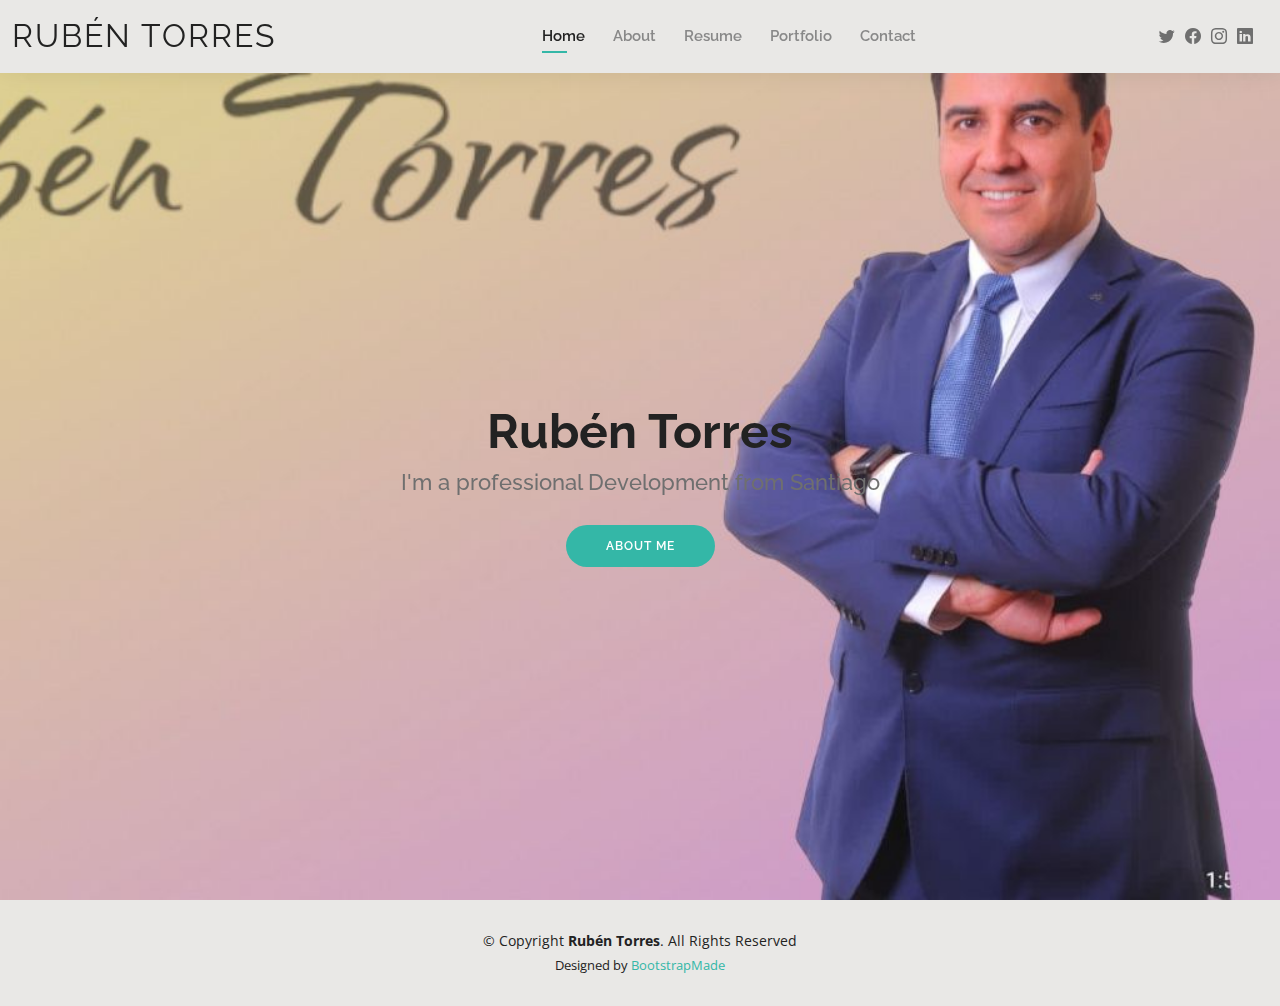
<file: index.html>
<!DOCTYPE html>
<html lang="en">

<head>
  <meta charset="utf-8">
  <meta content="width=device-width, initial-scale=1.0" name="viewport">

  <title>Rubén Bootstrap Template - Index</title>
  <meta content="" name="description">
  <meta content="" name="keywords">

  <!-- Favicons -->
  <link href="assets/img/favicon.png" rel="icon">
  <link href="assets/img/apple-touch-icon.png" rel="apple-touch-icon">

  <!-- Google Fonts -->
  <link href="https://fonts.googleapis.com/css?family=Open+Sans:300,300i,400,400i,600,600i,700,700i|Raleway:300,300i,400,400i,500,500i,600,600i,700,700i|Poppins:300,300i,400,400i,500,500i,600,600i,700,700i" rel="stylesheet">

  <!-- Vendor CSS Files -->
  <link href="assets/vendor/aos/aos.css" rel="stylesheet">
  <link href="assets/vendor/bootstrap/css/bootstrap.min.css" rel="stylesheet">
  <link href="assets/vendor/bootstrap-icons/bootstrap-icons.css" rel="stylesheet">
  <link href="assets/vendor/boxicons/css/boxicons.min.css" rel="stylesheet">
  <link href="assets/vendor/glightbox/css/glightbox.min.css" rel="stylesheet">
  <link href="assets/vendor/swiper/swiper-bundle.min.css" rel="stylesheet">

  <!-- Template Main CSS File -->
  <link href="assets/css/style.css" rel="stylesheet">

  <!-- =======================================================
  * Template Name: Ruben
  * Template URL: https://bootstrapmade.com/ruben-free-bootstrap-cv-resume-html-template/
  * Updated: Mar 17 2024 with Bootstrap v5.3.3
  * Author: BootstrapMade.com
  * License: https://bootstrapmade.com/license/
  ======================================================== -->
</head>

<body>

  <!-- ======= Header ======= -->
  <header id="header" class="fixed-top">
    <div class="container-fluid d-flex justify-content-between align-items-center">

      <h1 class="logo me-auto me-lg-0"><a href="index.html">Rubén Torres</a></h1>
      <!-- Uncomment below if you prefer to use an image logo -->
      <!-- <a href="index.html" class="logo"><img src="assets/img/logo.png" alt="" class="img-fluid"></a>-->

      <nav id="navbar" class="navbar order-last order-lg-0">
        <ul>
          <li><a class="active" href="index.html">Home</a></li>
          <li><a href="about.html">About</a></li>
          <li><a href="resume.html">Resume</a></li>
          <li><a href="portfolio.html">Portfolio</a></li>
          <li><a href="contact.html">Contact</a></li>
        </ul>
        <i class="bi bi-list mobile-nav-toggle"></i>
      </nav><!-- .navbar -->

      <div class="header-social-links">
        <a href="#" class="twitter"><i class="bi bi-twitter"></i></a>
        <a href="#" class="facebook"><i class="bi bi-facebook"></i></a>
        <a href="#" class="instagram"><i class="bi bi-instagram"></i></a>
        <a href="#" class="linkedin"><i class="bi bi-linkedin"></i></i></a>
      </div>

    </div>

  </header><!-- End Header -->

  <!-- ======= Hero Section ======= -->
  <section id="hero" class="d-flex align-items-center">
    <div class="container d-flex flex-column align-items-center" data-aos="zoom-in" data-aos-delay="100">
      <h1 class = "text-ligth">Rubén Torres</h1>
      <h2>I'm a professional Development from Santiago</h2>
      <a href="about.html" class="btn-about">About Me</a>
    </div>
  </section><!-- End Hero -->

  <!-- ======= Footer ======= -->
  <footer id="footer">
    <div class="container">
      <div class="copyright">
        &copy; Copyright <strong><span>Rubén Torres</span></strong>. All Rights Reserved
      </div>
      <div class="credits">
        <!-- All the links in the footer should remain intact. -->
        <!-- You can delete the links only if you purchased the pro version. -->
        <!-- Licensing information: https://bootstrapmade.com/license/ -->
        <!-- Purchase the pro version with working PHP/AJAX contact form: https://bootstrapmade.com/kelly-free-bootstrap-cv-resume-html-template/ -->
        Designed by <a href="https://bootstrapmade.com/">BootstrapMade</a>
      </div>
    </div>
  </footer><!-- End  Footer -->

  <div id="preloader"></div>
  <a href="#" class="back-to-top d-flex align-items-center justify-content-center"><i class="bi bi-arrow-up-short"></i></a>

  <!-- Vendor JS Files -->
  <script src="assets/vendor/purecounter/purecounter_vanilla.js"></script>
  <script src="assets/vendor/aos/aos.js"></script>
  <script src="assets/vendor/bootstrap/js/bootstrap.bundle.min.js"></script>
  <script src="assets/vendor/glightbox/js/glightbox.min.js"></script>
  <script src="assets/vendor/isotope-layout/isotope.pkgd.min.js"></script>
  <script src="assets/vendor/swiper/swiper-bundle.min.js"></script>
  <script src="assets/vendor/waypoints/noframework.waypoints.js"></script>
  <script src="assets/vendor/php-email-form/validate.js"></script>

  <!-- Template Main JS File -->
  <script src="assets/js/main.js"></script>

</body>

</html>
</file>
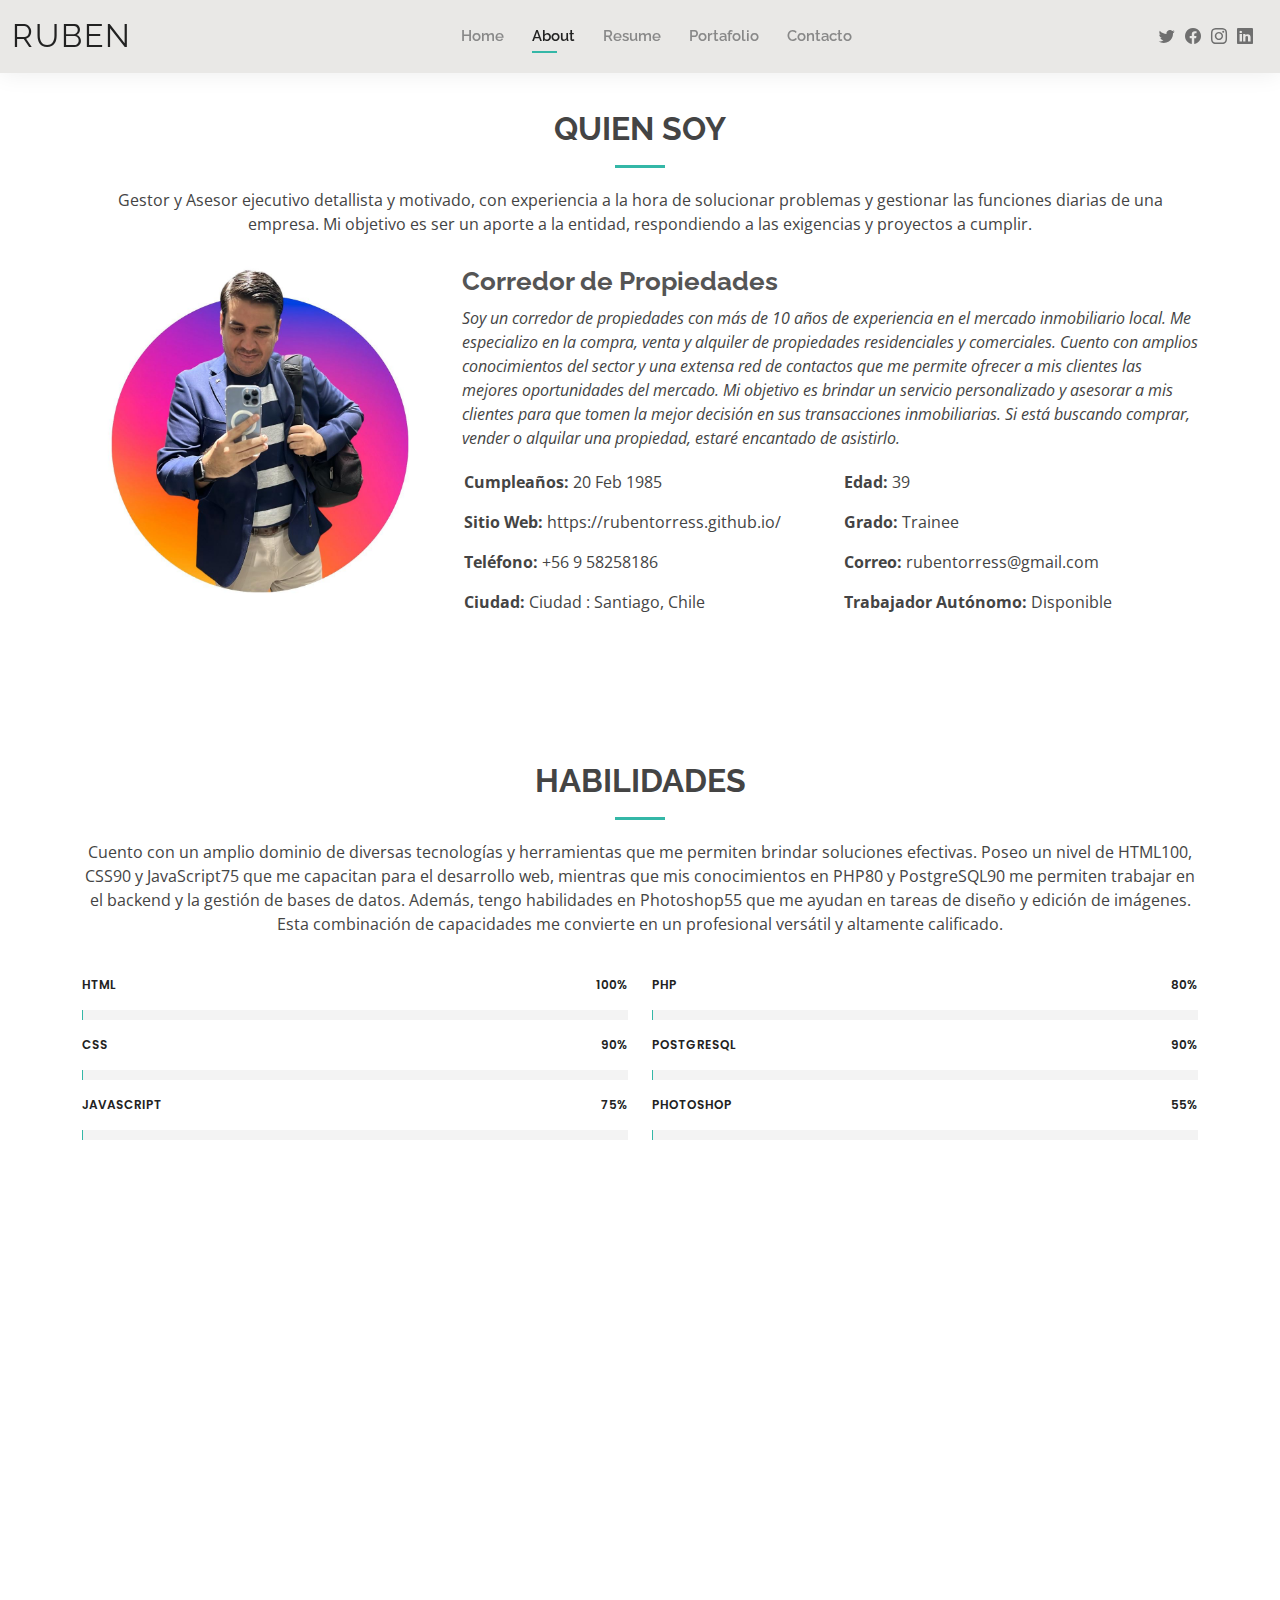
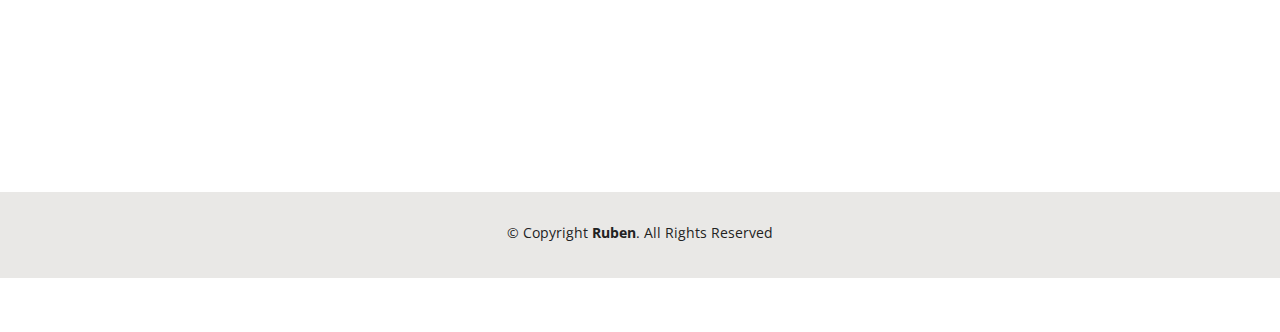
<file: about.html>
<!DOCTYPE html>
<html lang="en">

<head>
  <meta charset="utf-8">
  <meta content="width=device-width, initial-scale=1.0" name="viewport">

  <title>About - Rubén Bootstrap Template</title>
  <meta content="" name="description">
  <meta content="" name="keywords">

  <!-- Favicons -->
  <link href="assets/img/favicon.png" rel="icon">
  <link href="assets/img/apple-touch-icon.png" rel="apple-touch-icon">

  <!-- Google Fonts -->
  <link href="https://fonts.googleapis.com/css?family=Open+Sans:300,300i,400,400i,600,600i,700,700i|Raleway:300,300i,400,400i,500,500i,600,600i,700,700i|Poppins:300,300i,400,400i,500,500i,600,600i,700,700i" rel="stylesheet">

  <!-- Vendor CSS Files -->
  <link href="assets/vendor/aos/aos.css" rel="stylesheet">
  <link href="assets/vendor/bootstrap/css/bootstrap.min.css" rel="stylesheet">
  <link href="assets/vendor/bootstrap-icons/bootstrap-icons.css" rel="stylesheet">
  <link href="assets/vendor/boxicons/css/boxicons.min.css" rel="stylesheet">
  <link href="assets/vendor/glightbox/css/glightbox.min.css" rel="stylesheet">
  <link href="assets/vendor/swiper/swiper-bundle.min.css" rel="stylesheet">

  <!-- Template Main CSS File -->
  <link href="assets/css/style.css" rel="stylesheet">

  <!-- =======================================================
  * Template Name: Ruben
  * Template URL: https://bootstrapmade.com/Ruben-free-bootstrap-cv-resume-html-template/
  * Updated: Mar 17 2024 with Bootstrap v5.3.3
  * Author: BootstrapMade.com
  * License: https://bootstrapmade.com/license/
  ======================================================== -->
</head>

<body>

  <!-- ======= Header ======= -->
  <header id="header" class="fixed-top">
    <div class="container-fluid d-flex justify-content-between align-items-center">

      <h1 class="logo me-auto me-lg-0"><a href="index.html">Ruben</a></h1>
      <!-- Uncomment below if you prefer to use an image logo -->
      <!-- <a href="index.html" class="logo"><img src="assets/img/logo.png" alt="" class="img-fluid"></a>-->

      <nav id="navbar" class="navbar order-last order-lg-0">
        <ul>
          <li><a href="index.html">Home</a></li>
          <li><a class="active" href="about.html">About</a></li>
          <li><a href="resume.html">Resume</a></li>
          <li><a href="portfolio.html">Portafolio</a></li>
          <li><a href="contact.html">Contacto</a></li>
        </ul>
        <i class="bi bi-list mobile-nav-toggle"></i>
      </nav><!-- .navbar -->

      <div class="header-social-links">
        <a href="#" class="twitter"><i class="bi bi-twitter"></i></a>
        <a href="#" class="facebook"><i class="bi bi-facebook"></i></a>
        <a href="#" class="instagram"><i class="bi bi-instagram"></i></a>
        <a href="#" class="linkedin"><i class="bi bi-linkedin"></i></i></a>
      </div>

    </div>

  </header><!-- End Header -->

  <main id="main">

    <!-- ======= About Section ======= -->
    <section id="about" class="about">
      <div class="container" data-aos="fade-up">

        <div class="section-title">
          <h2>Quien Soy</h2>
          <p>	Gestor y Asesor ejecutivo detallista y motivado, con experiencia a la hora de solucionar problemas y gestionar las funciones diarias de una empresa. Mi objetivo es ser un aporte a la entidad, respondiendo a las exigencias y proyectos a cumplir.</p>
        </div>

        <div class="row">
          <div class="col-lg-4">
            <img src="assets/img/about.jpg" class="img-fluid" alt="">
          </div>
          <div class="col-lg-8 pt-4 pt-lg-0 content">
            <h3>Corredor de Propiedades</h3>
            <p class="fst-italic">
              Soy un corredor de propiedades con más de 10 años de experiencia en el mercado inmobiliario local. Me especializo en la compra, venta y alquiler de propiedades residenciales y comerciales. Cuento con amplios conocimientos del sector y una extensa red de contactos que me permite ofrecer a mis clientes las mejores oportunidades del mercado. Mi objetivo es brindar un servicio personalizado y asesorar a mis clientes para que tomen la mejor decisión en sus transacciones inmobiliarias. Si está buscando comprar, vender o alquilar una propiedad, estaré encantado de asistirlo.
            </p>
            <div class="row">
              <div class="col-lg-6">
                <ul>
                  <li><i class="bi bi-rounded-right"></i> <strong>Cumpleaños:</strong> 20 Feb 1985</li>
                  <li><i class="bi bi-rounded-right"></i> <strong>Sitio Web:</strong> https://rubentorress.github.io/</li>
                  <li><i class="bi bi-rounded-right"></i> <strong>Teléfono:</strong> +56 9 58258186</li>
                  <li><i class="bi bi-rounded-right"></i> <strong>Ciudad:</strong> Ciudad : Santiago, Chile</li>
                </ul>
              </div>
              <div class="col-lg-6">
                <ul>
                  <li><i class="bi bi-rounded-right"></i> <strong>Edad:</strong> 39</li>
                  <li><i class="bi bi-rounded-right"></i> <strong>Grado:</strong> Trainee</li>
                  <li><i class="bi bi-rounded-right"></i> <strong>Correo:</strong> rubentorress@gmail.com</li>
                  <li><i class="bi bi-rounded-right"></i> <strong>Trabajador Autónomo:</strong> Disponible</li>
                </ul>
              </div>
            </div>
          </div>
        </div>

      </div>
    </section><!-- End About Section -->

    <!-- ======= Skills Section ======= -->
    <section id="skills" class="skills">
      <div class="container" data-aos="fade-up">

        <div class="section-title">
          <h2>Habilidades</h2>
          <p>Cuento con un amplio dominio de diversas tecnologías y herramientas que me permiten brindar soluciones efectivas. Poseo un nivel de HTML100, CSS90 y JavaScript75 que me capacitan para el desarrollo web, mientras que mis conocimientos en PHP80 y PostgreSQL90 me permiten trabajar en el backend y la gestión de bases de datos. Además, tengo habilidades en Photoshop55 que me ayudan en tareas de diseño y edición de imágenes. Esta combinación de capacidades me convierte en un profesional versátil y altamente calificado.</p>
        </div>

        <div class="row skills-content">

          <div class="col-lg-6">

            <div class="progress">
              <span class="skill">HTML <i class="val">100%</i></span>
              <div class="progress-bar-wrap">
                <div class="progress-bar" role="progressbar" aria-valuenow="100" aria-valuemin="0" aria-valuemax="100"></div>
              </div>
            </div>

            <div class="progress">
              <span class="skill">CSS <i class="val">90%</i></span>
              <div class="progress-bar-wrap">
                <div class="progress-bar" role="progressbar" aria-valuenow="90" aria-valuemin="0" aria-valuemax="100"></div>
              </div>
            </div>

            <div class="progress">
              <span class="skill">JavaScript <i class="val">75%</i></span>
              <div class="progress-bar-wrap">
                <div class="progress-bar" role="progressbar" aria-valuenow="75" aria-valuemin="0" aria-valuemax="100"></div>
              </div>
            </div>

          </div>

          <div class="col-lg-6">

            <div class="progress">
              <span class="skill">PHP <i class="val">80%</i></span>
              <div class="progress-bar-wrap">
                <div class="progress-bar" role="progressbar" aria-valuenow="80" aria-valuemin="0" aria-valuemax="100"></div>
              </div>
            </div>

            <div class="progress">
              <span class="skill">PostgreSQL<i class="val">90%</i></span>
              <div class="progress-bar-wrap">
                <div class="progress-bar" role="progressbar" aria-valuenow="90" aria-valuemin="0" aria-valuemax="100"></div>
              </div>
            </div>

            <div class="progress">
              <span class="skill">Photoshop <i class="val">55%</i></span>
              <div class="progress-bar-wrap">
                <div class="progress-bar" role="progressbar" aria-valuenow="55" aria-valuemin="0" aria-valuemax="100"></div>
              </div>
            </div>

          </div>

        </div>

      </div>
    </section><!-- End Skills Section -->

    <!-- ======= Testimonials Section ======= -->
    <section id="testimonials" class="testimonials">
      <div class="container" data-aos="fade-up">

        <div class="section-title">
          <h2>Testimonios</h2>
          <p>Algunos clientes y colegas con los que he podido trabajar.</p>
        </div>

        <div class="testimonials-slider swiper" data-aos="fade-up" data-aos-delay="100">
          <div class="swiper-wrapper">

            <div class="swiper-slide">
              <div class="testimonial-item">
                <img src="assets/img/testimonials/testimonials-1.jpg" class="testimonial-img" alt="">
                <h3>Saul Goodman</h3>
                <h4>Ceo &amp; Founder</h4>
                <p>
                  <i class="bx bxs-quote-alt-left quote-icon-left"></i>
                  Es un placer trabajar con Rubén. Su amplio conocimiento técnico y su enfoque orientado al cliente han sido fundamentales para el éxito de nuestros proyectos.                  <i class="bx bxs-quote-alt-right quote-icon-right"></i>
                </p>
              </div>
            </div><!-- End testimonial item -->

            <div class="swiper-slide">
              <div class="testimonial-item">
                <img src="assets/img/testimonials/testimonials-2.jpg" class="testimonial-img" alt="">
                <h3>Sara Wilsson</h3>
                <h4>Designer</h4>
                <p>
                  <i class="bx bxs-quote-alt-left quote-icon-left"></i>
                  Rubén siempre demuestra un alto nivel de profesionalismo y compromiso. Sus habilidades en desarrollo web y diseño han sido clave para mejorar la presencia en línea de nuestra empresa.                  <i class="bx bxs-quote-alt-right quote-icon-right"></i>
                </p>
              </div>
            </div><!-- End testimonial item -->

            <div class="swiper-slide">
              <div class="testimonial-item">
                <img src="assets/img/testimonials/testimonials-3.jpg" class="testimonial-img" alt="">
                <h3>Jena Karlis</h3>
                <h4>Store Owner</h4>
                <p>
                  <i class="bx bxs-quote-alt-left quote-icon-left"></i>
                  Recomiendo encarecidamente a Rubén por su excelente trabajo. Es un verdadero experto en su campo y siempre encuentra soluciones innovadoras a nuestras necesidades.                  <i class="bx bxs-quote-alt-right quote-icon-right"></i>
                </p>
              </div>
            </div><!-- End testimonial item -->

            <div class="swiper-slide">
              <div class="testimonial-item">
                <img src="assets/img/testimonials/testimonials-4.jpg" class="testimonial-img" alt="">
                <h3>Matt Brandon</h3>
                <h4>Freelancer</h4>
                <p>
                  <i class="bx bxs-quote-alt-left quote-icon-left"></i>
                  Rubén es un profesional destacado en su campo. Su capacidad para identificar oportunidades de mejora y proponer soluciones innovadoras ha sido clave para optimizar nuestros procesos y mejorar la eficiencia de nuestro negocio. Siempre cumple con los plazos y entrega un trabajo de alta calidad.                </p>
              </div>
            </div><!-- End testimonial item -->

            <div class="swiper-slide">
              <div class="testimonial-item">
                <img src="assets/img/testimonials/testimonials-5.jpg" class="testimonial-img" alt="">
                <h3>John Larson</h3>
                <h4>Entrepreneur</h4>
                <p>
                  <i class="bx bxs-quote-alt-left quote-icon-left"></i>
                  Rubén ha sido un socio invaluable para nuestra empresa. Su capacidad para entender nuestras necesidades y traducirlas en soluciones tecnológicas eficaces ha sido clave para nuestro crecimiento. Siempre demuestra un alto grado de responsabilidad y compromiso.                  <i class="bx bxs-quote-alt-right quote-icon-right"></i>
                </p>
              </div>
            </div><!-- End testimonial item -->

          </div>
          <div class="swiper-pagination"></div>
        </div>

      </div>
    </section><!-- End Testimonials Section -->

  </main><!-- End #main -->

  <!-- ======= Footer ======= -->
  <footer id="footer">
    <div class="container">
      <div class="copyright">
        &copy; Copyright <strong><span>Ruben</span></strong>. All Rights Reserved
      </div>
      <div class="credits">
        <!-- All the links in the footer should remain intact. -->
        <!-- You can delete the links only if you purchased the pro version. -->
        <!-- Licensing information: https://bootstrapmade.com/license/ -->
        <!-- Purchase the pro version with working PHP/AJAX contact form: https://bootstrapmade.com/Ruben-free-bootstrap-cv-resume-html-template/ -->
      </div>
    </div>
  </footer><!-- End  Footer -->

  <div id="preloader"></div>
  <a href="#" class="back-to-top d-flex align-items-center justify-content-center"><i class="bi bi-arrow-up-short"></i></a>

  <!-- Vendor JS Files -->
  <script src="assets/vendor/purecounter/purecounter_vanilla.js"></script>
  <script src="assets/vendor/aos/aos.js"></script>
  <script src="assets/vendor/bootstrap/js/bootstrap.bundle.min.js"></script>
  <script src="assets/vendor/glightbox/js/glightbox.min.js"></script>
  <script src="assets/vendor/isotope-layout/isotope.pkgd.min.js"></script>
  <script src="assets/vendor/swiper/swiper-bundle.min.js"></script>
  <script src="assets/vendor/waypoints/noframework.waypoints.js"></script>
  <script src="assets/vendor/php-email-form/validate.js"></script>

  <!-- Template Main JS File -->
  <script src="assets/js/main.js"></script>

</body>

</html>
</file>
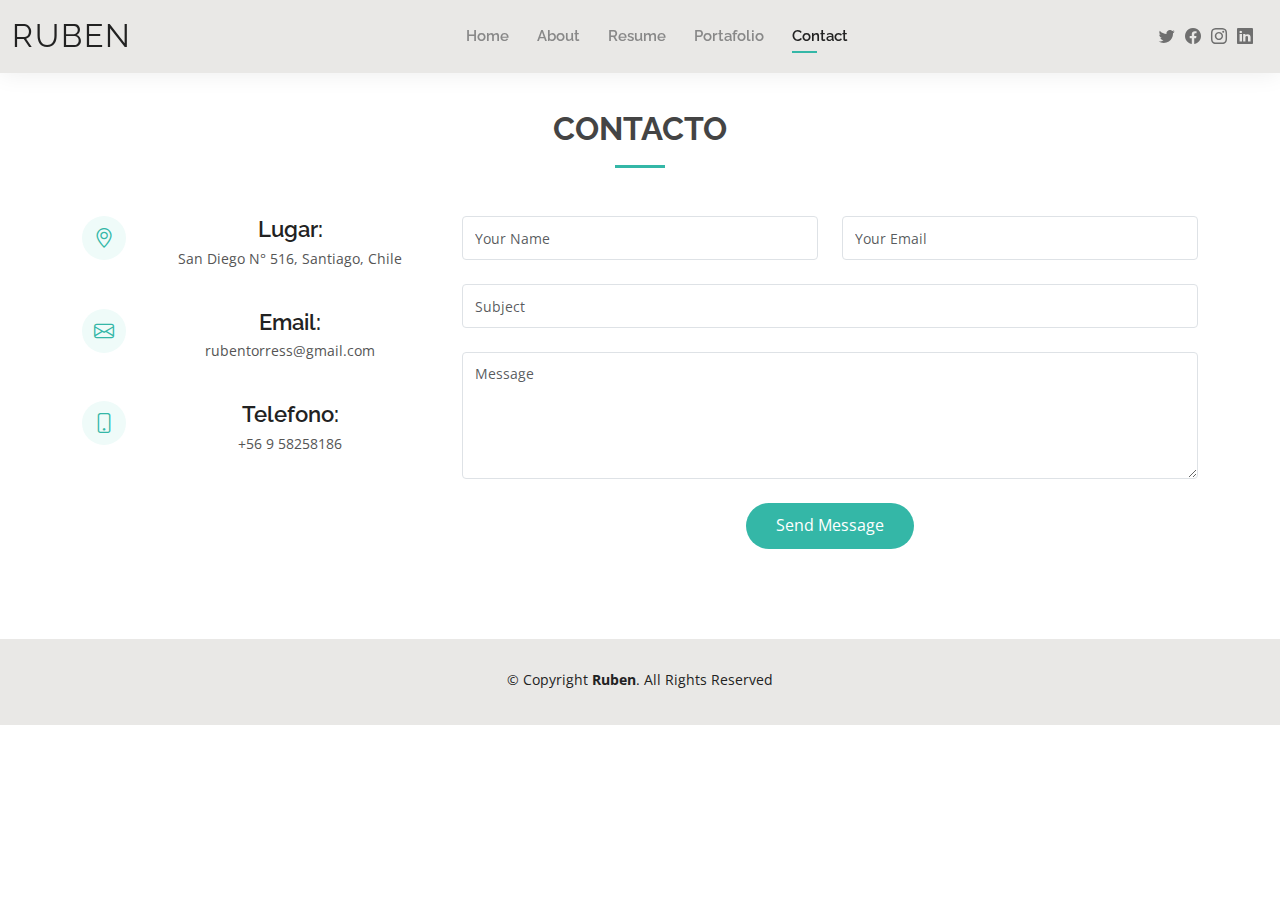
<file: contact.html>
<!DOCTYPE html>
<html lang="en">

<head>
  <meta charset="utf-8">
  <meta content="width=device-width, initial-scale=1.0" name="viewport">

  <title>Contact - Ruben Bootstrap Template</title>
  <meta content="" name="description">
  <meta content="" name="keywords">

  <!-- Favicons -->
  <link href="assets/img/favicon.png" rel="icon">
  <link href="assets/img/apple-touch-icon.png" rel="apple-touch-icon">

  <!-- Google Fonts -->
  <link href="https://fonts.googleapis.com/css?family=Open+Sans:300,300i,400,400i,600,600i,700,700i|Raleway:300,300i,400,400i,500,500i,600,600i,700,700i|Poppins:300,300i,400,400i,500,500i,600,600i,700,700i" rel="stylesheet">

  <!-- Vendor CSS Files -->
  <link href="assets/vendor/aos/aos.css" rel="stylesheet">
  <link href="assets/vendor/bootstrap/css/bootstrap.min.css" rel="stylesheet">
  <link href="assets/vendor/bootstrap-icons/bootstrap-icons.css" rel="stylesheet">
  <link href="assets/vendor/boxicons/css/boxicons.min.css" rel="stylesheet">
  <link href="assets/vendor/glightbox/css/glightbox.min.css" rel="stylesheet">
  <link href="assets/vendor/swiper/swiper-bundle.min.css" rel="stylesheet">

  <!-- Template Main CSS File -->
  <link href="assets/css/style.css" rel="stylesheet">

  <!-- =======================================================
  * Template Name: Ruben
  * Template URL: https://bootstrapmade.com/Ruben-free-bootstrap-cv-resume-html-template/
  * Updated: Mar 17 2024 with Bootstrap v5.3.3
  * Author: BootstrapMade.com
  * License: https://bootstrapmade.com/license/
  ======================================================== -->
</head>

<body>

  <!-- ======= Header ======= -->
  <header id="header" class="fixed-top">
    <div class="container-fluid d-flex justify-content-between align-items-center">

      <h1 class="logo me-auto me-lg-0"><a href="index.html">Ruben</a></h1>
      <!-- Uncomment below if you prefer to use an image logo -->
      <!-- <a href="index.html" class="logo"><img src="assets/img/logo.png" alt="" class="img-fluid"></a>-->

      <nav id="navbar" class="navbar order-last order-lg-0">
        <ul>
          <li><a href="index.html">Home</a></li>
          <li><a href="about.html">About</a></li>
          <li><a href="resume.html">Resume</a></li>
          <li><a href="portfolio.html">Portafolio</a></li>
          <li><a class="active" href="contact.html">Contact</a></li>
        </ul>
        <i class="bi bi-list mobile-nav-toggle"></i>
      </nav><!-- .navbar -->

      <div class="header-social-links">
        <a href="#" class="twitter"><i class="bi bi-twitter"></i></a>
        <a href="#" class="facebook"><i class="bi bi-facebook"></i></a>
        <a href="#" class="instagram"><i class="bi bi-instagram"></i></a>
        <a href="#" class="linkedin"><i class="bi bi-linkedin"></i></i></a>
      </div>

    </div>

  </header><!-- End Header -->

  <main id="main">

    <!-- ======= Contact Section ======= -->
    <section id="contact" class="contact">
      <div class="container" data-aos="fade-up">

        <div class="section-title">
          <h2>Contacto</h2>

        <div class="row mt-5">

          <div class="col-lg-4">
            <div class="info">
              <div class="address">
                <i class="bi bi-geo-alt"></i>
                <h4>Lugar:</h4>
                <p>San Diego N° 516, Santiago, Chile</p>
              </div>

              <div class="email">
                <i class="bi bi-envelope"></i>
                <h4>Email:</h4>
                <p>rubentorress@gmail.com</p>
              </div>

              <div class="phone">
                <i class="bi bi-phone"></i>
                <h4>Telefono:</h4>
                <p>+56 9 58258186</p>
              </div>

            </div>

          </div>

          <div class="col-lg-8 mt-5 mt-lg-0">

            <form action="forms/contact.php" method="post" role="form" class="php-email-form">
              <div class="row">
                <div class="col-md-6 form-group">
                  <input type="text" name="name" class="form-control" id="name" placeholder="Your Name" required>
                </div>
                <div class="col-md-6 form-group mt-3 mt-md-0">
                  <input type="email" class="form-control" name="email" id="email" placeholder="Your Email" required>
                </div>
              </div>
              <div class="form-group mt-3">
                <input type="text" class="form-control" name="subject" id="subject" placeholder="Subject" required>
              </div>
              <div class="form-group mt-3">
                <textarea class="form-control" name="message" rows="5" placeholder="Message" required></textarea>
              </div>
              <div class="my-3">
                <div class="loading">Loading</div>
                <div class="error-message"></div>
                <div class="sent-message">Your message has been sent. Thank you!</div>
              </div>
              <div class="text-center"><button type="submit">Send Message</button></div>
            </form>

          </div>

        </div>

      </div>
    </section><!-- End Contact Section -->

  </main><!-- End #main -->

  <!-- ======= Footer ======= -->
  <footer id="footer">
    <div class="container">
      <div class="copyright">
        &copy; Copyright <strong><span>Ruben</span></strong>. All Rights Reserved
      </div>
      <div class="credits">
        <!-- All the links in the footer should remain intact. -->
        <!-- You can delete the links only if you purchased the pro version. -->
        <!-- Licensing information: https://bootstrapmade.com/license/ -->
        <!-- Purchase the pro version with working PHP/AJAX contact form: https://bootstrapmade.com/Ruben-free-bootstrap-cv-resume-html-template/ -->

      </div>
    </div>
  </footer><!-- End  Footer -->

  <div id="preloader"></div>
  <a href="#" class="back-to-top d-flex align-items-center justify-content-center"><i class="bi bi-arrow-up-short"></i></a>

  <!-- Vendor JS Files -->
  <script src="assets/vendor/purecounter/purecounter_vanilla.js"></script>
  <script src="assets/vendor/aos/aos.js"></script>
  <script src="assets/vendor/bootstrap/js/bootstrap.bundle.min.js"></script>
  <script src="assets/vendor/glightbox/js/glightbox.min.js"></script>
  <script src="assets/vendor/isotope-layout/isotope.pkgd.min.js"></script>
  <script src="assets/vendor/swiper/swiper-bundle.min.js"></script>
  <script src="assets/vendor/waypoints/noframework.waypoints.js"></script>
  <script src="assets/vendor/php-email-form/validate.js"></script>

  <!-- Template Main JS File -->
  <script src="assets/js/main.js"></script>

</body>

</html>
</file>
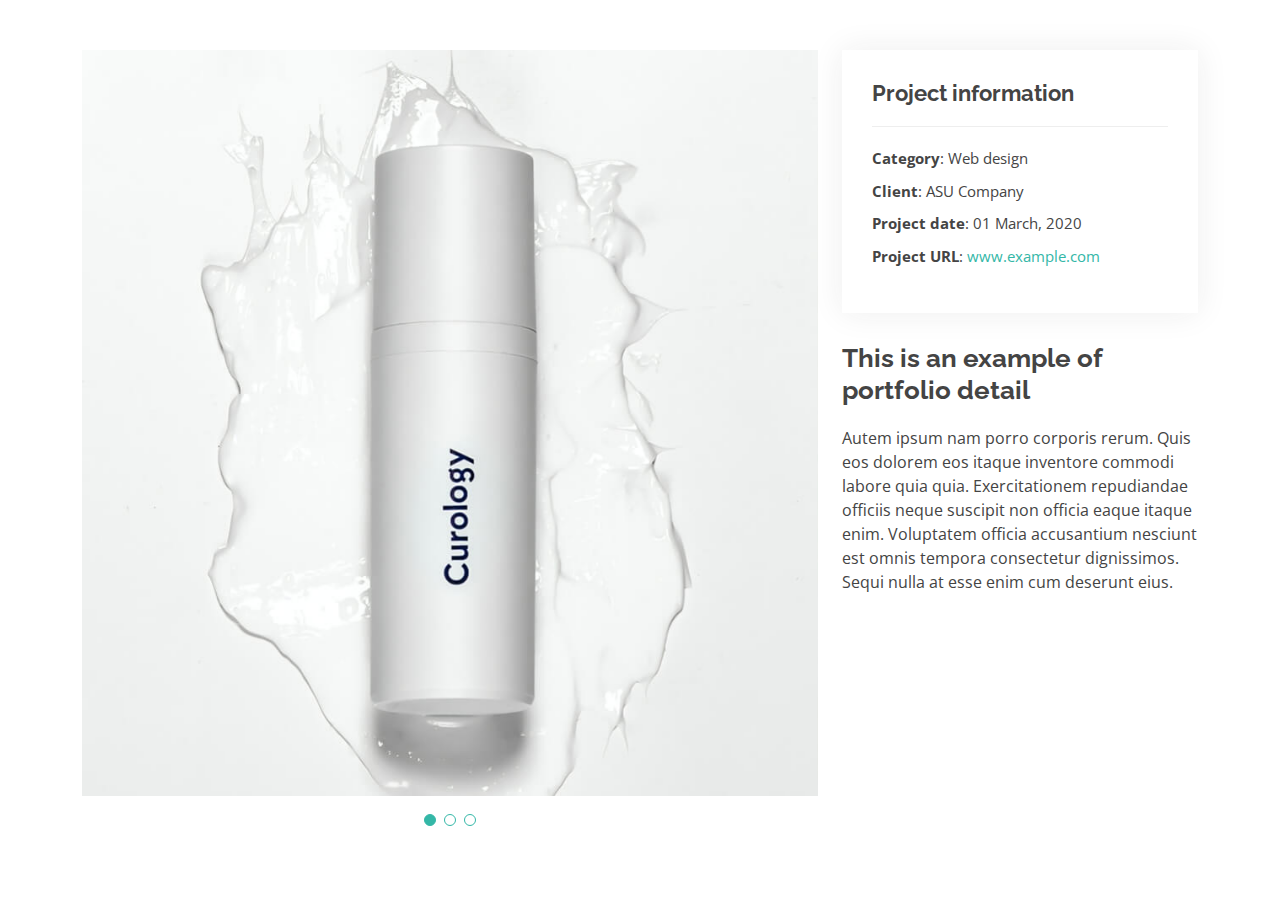
<file: portfolio-details.html>
<!DOCTYPE html>
<html lang="en">

<head>
  <meta charset="utf-8">
  <meta content="width=device-width, initial-scale=1.0" name="viewport">

  <title>Portfolio Details - Ruben Bootstrap Template</title>
  <meta content="" name="description">
  <meta content="" name="keywords">

  <!-- Favicons -->
  <link href="assets/img/favicon.png" rel="icon">
  <link href="assets/img/apple-touch-icon.png" rel="apple-touch-icon">

  <!-- Google Fonts -->
  <link href="https://fonts.googleapis.com/css?family=Open+Sans:300,300i,400,400i,600,600i,700,700i|Raleway:300,300i,400,400i,500,500i,600,600i,700,700i|Poppins:300,300i,400,400i,500,500i,600,600i,700,700i" rel="stylesheet">

  <!-- Vendor CSS Files -->
  <link href="assets/vendor/aos/aos.css" rel="stylesheet">
  <link href="assets/vendor/bootstrap/css/bootstrap.min.css" rel="stylesheet">
  <link href="assets/vendor/bootstrap-icons/bootstrap-icons.css" rel="stylesheet">
  <link href="assets/vendor/boxicons/css/boxicons.min.css" rel="stylesheet">
  <link href="assets/vendor/glightbox/css/glightbox.min.css" rel="stylesheet">
  <link href="assets/vendor/swiper/swiper-bundle.min.css" rel="stylesheet">

  <!-- Template Main CSS File -->
  <link href="assets/css/style.css" rel="stylesheet">

  <!-- =======================================================
  * Template Name: Ruben
  * Template URL: https://bootstrapmade.com/Ruben-free-bootstrap-cv-resume-html-template/
  * Updated: Mar 17 2024 with Bootstrap v5.3.3
  * Author: BootstrapMade.com
  * License: https://bootstrapmade.com/license/
  ======================================================== -->
</head>

<body>

  <main id="main">

    <!-- ======= Portfolio Details Section ======= -->
    <section id="portfolio-details" class="portfolio-details">
      <div class="container">

        <div class="row gy-4">

          <div class="col-lg-8">
            <div class="portfolio-details-slider swiper">
              <div class="swiper-wrapper align-items-center">

                <div class="swiper-slide">
                  <img src="assets/img/portfolio/portfolio-1.jpg" alt="">
                </div>

                <div class="swiper-slide">
                  <img src="assets/img/portfolio/portfolio-2.jpg" alt="">
                </div>

                <div class="swiper-slide">
                  <img src="assets/img/portfolio/portfolio-3.jpg" alt="">
                </div>

              </div>
              <div class="swiper-pagination"></div>
            </div>
          </div>

          <div class="col-lg-4">
            <div class="portfolio-info">
              <h3>Project information</h3>
              <ul>
                <li><strong>Category</strong>: Web design</li>
                <li><strong>Client</strong>: ASU Company</li>
                <li><strong>Project date</strong>: 01 March, 2020</li>
                <li><strong>Project URL</strong>: <a href="#">www.example.com</a></li>
              </ul>
            </div>
            <div class="portfolio-description">
              <h2>This is an example of portfolio detail</h2>
              <p>
                Autem ipsum nam porro corporis rerum. Quis eos dolorem eos itaque inventore commodi labore quia quia. Exercitationem repudiandae officiis neque suscipit non officia eaque itaque enim. Voluptatem officia accusantium nesciunt est omnis tempora consectetur dignissimos. Sequi nulla at esse enim cum deserunt eius.
              </p>
            </div>
          </div>

        </div>

      </div>
    </section><!-- End Portfolio Details Section -->

  </main><!-- End #main -->

  <div id="preloader"></div>
  <a href="#" class="back-to-top d-flex align-items-center justify-content-center"><i class="bi bi-arrow-up-short"></i></a>

  <!-- Vendor JS Files -->
  <script src="assets/vendor/purecounter/purecounter_vanilla.js"></script>
  <script src="assets/vendor/aos/aos.js"></script>
  <script src="assets/vendor/bootstrap/js/bootstrap.bundle.min.js"></script>
  <script src="assets/vendor/glightbox/js/glightbox.min.js"></script>
  <script src="assets/vendor/isotope-layout/isotope.pkgd.min.js"></script>
  <script src="assets/vendor/swiper/swiper-bundle.min.js"></script>
  <script src="assets/vendor/waypoints/noframework.waypoints.js"></script>
  <script src="assets/vendor/php-email-form/validate.js"></script>

  <!-- Template Main JS File -->
  <script src="assets/js/main.js"></script>

</body>

</html>
</file>
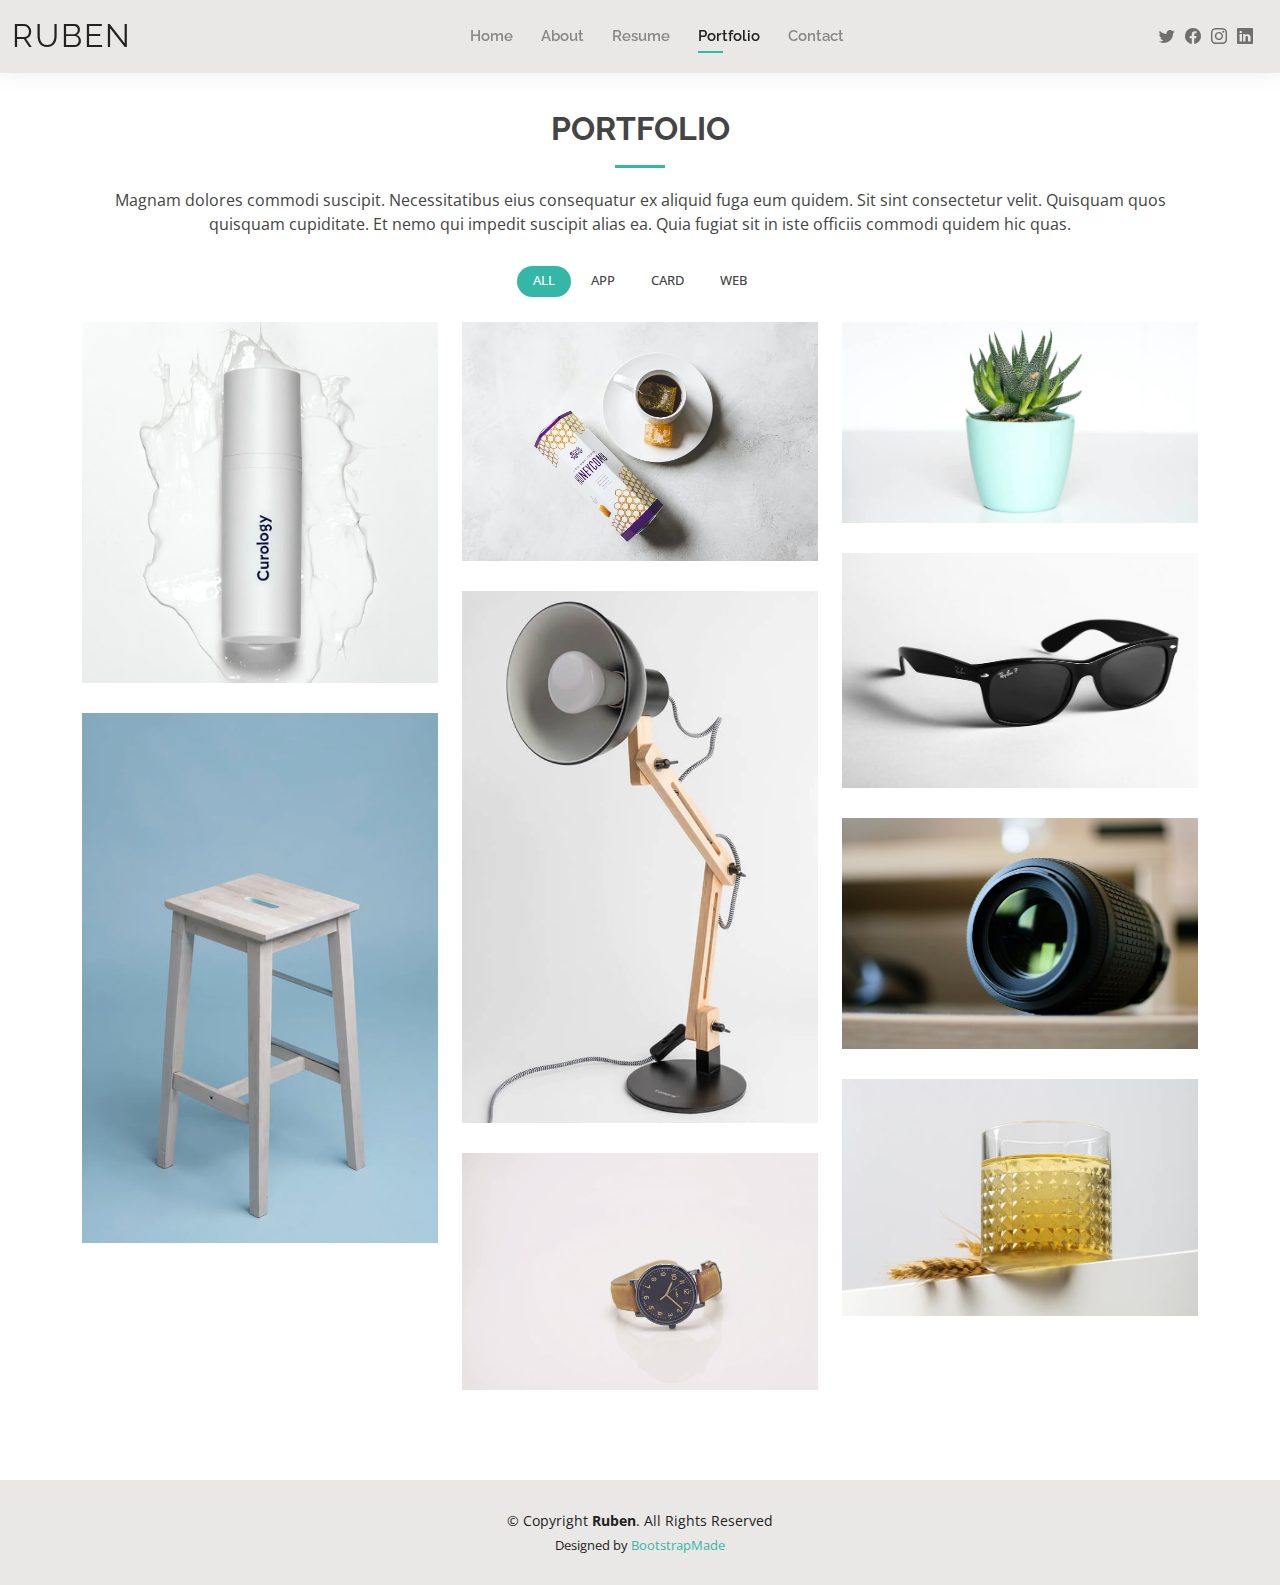
<file: portfolio.html>
<!DOCTYPE html>
<html lang="en">

<head>
  <meta charset="utf-8">
  <meta content="width=device-width, initial-scale=1.0" name="viewport">

  <title>Portfolio - Ruben Bootstrap Template</title>
  <meta content="" name="description">
  <meta content="" name="keywords">

  <!-- Favicons -->
  <link href="assets/img/favicon.png" rel="icon">
  <link href="assets/img/apple-touch-icon.png" rel="apple-touch-icon">

  <!-- Google Fonts -->
  <link href="https://fonts.googleapis.com/css?family=Open+Sans:300,300i,400,400i,600,600i,700,700i|Raleway:300,300i,400,400i,500,500i,600,600i,700,700i|Poppins:300,300i,400,400i,500,500i,600,600i,700,700i" rel="stylesheet">

  <!-- Vendor CSS Files -->
  <link href="assets/vendor/aos/aos.css" rel="stylesheet">
  <link href="assets/vendor/bootstrap/css/bootstrap.min.css" rel="stylesheet">
  <link href="assets/vendor/bootstrap-icons/bootstrap-icons.css" rel="stylesheet">
  <link href="assets/vendor/boxicons/css/boxicons.min.css" rel="stylesheet">
  <link href="assets/vendor/glightbox/css/glightbox.min.css" rel="stylesheet">
  <link href="assets/vendor/swiper/swiper-bundle.min.css" rel="stylesheet">

  <!-- Template Main CSS File -->
  <link href="assets/css/style.css" rel="stylesheet">

  <!-- =======================================================
  * Template Name: Ruben
  * Template URL: https://bootstrapmade.com/Ruben-free-bootstrap-cv-resume-html-template/
  * Updated: Mar 17 2024 with Bootstrap v5.3.3
  * Author: BootstrapMade.com
  * License: https://bootstrapmade.com/license/
  ======================================================== -->
</head>

<body>

  <!-- ======= Header ======= -->
  <header id="header" class="fixed-top">
    <div class="container-fluid d-flex justify-content-between align-items-center">

      <h1 class="logo me-auto me-lg-0"><a href="index.html">Ruben</a></h1>
      <!-- Uncomment below if you prefer to use an image logo -->
      <!-- <a href="index.html" class="logo"><img src="assets/img/logo.png" alt="" class="img-fluid"></a>-->

      <nav id="navbar" class="navbar order-last order-lg-0">
        <ul>
          <li><a href="index.html">Home</a></li>
          <li><a href="about.html">About</a></li>
          <li><a href="resume.html">Resume</a></li>
          <li><a class="active" href="portfolio.html">Portfolio</a></li>
          <li><a href="contact.html">Contact</a></li>
        </ul>
        <i class="bi bi-list mobile-nav-toggle"></i>
      </nav><!-- .navbar -->

      <div class="header-social-links">
        <a href="#" class="twitter"><i class="bi bi-twitter"></i></a>
        <a href="#" class="facebook"><i class="bi bi-facebook"></i></a>
        <a href="#" class="instagram"><i class="bi bi-instagram"></i></a>
        <a href="#" class="linkedin"><i class="bi bi-linkedin"></i></i></a>
      </div>

    </div>

  </header><!-- End Header -->

  <main id="main">

    <!-- ======= Portfolio Section ======= -->
    <section id="portfolio" class="portfolio">
      <div class="container" data-aos="fade-up">

        <div class="section-title">
          <h2>Portfolio</h2>
          <p>Magnam dolores commodi suscipit. Necessitatibus eius consequatur ex aliquid fuga eum quidem. Sit sint consectetur velit. Quisquam quos quisquam cupiditate. Et nemo qui impedit suscipit alias ea. Quia fugiat sit in iste officiis commodi quidem hic quas.</p>
        </div>

        <div class="row" data-aos="fade-up" data-aos-delay="100">
          <div class="col-lg-12 d-flex justify-content-center">
            <ul id="portfolio-flters">
              <li data-filter="*" class="filter-active">All</li>
              <li data-filter=".filter-app">App</li>
              <li data-filter=".filter-card">Card</li>
              <li data-filter=".filter-web">Web</li>
            </ul>
          </div>
        </div>

        <div class="row portfolio-container" data-aos="fade-up" data-aos-delay="200">

          <div class="col-lg-4 col-md-6 portfolio-item filter-app">
            <div class="portfolio-wrap">
              <img src="assets/img/portfolio/portfolio-1.jpg" class="img-fluid" alt="">
              <div class="portfolio-info">
                <h4>App 1</h4>
                <p>App</p>
                <div class="portfolio-links">
                  <a href="assets/img/portfolio/portfolio-1.jpg" data-gallery="portfolioGallery" class="portfolio-lightbox" title="App 1"><i class="bx bx-plus"></i></a>
                  <a href="portfolio-details.html" class="portfolio-details-lightbox" data-glightbox="type: external" title="Portfolio Details"><i class="bx bx-link"></i></a>
                </div>
              </div>
            </div>
          </div>

          <div class="col-lg-4 col-md-6 portfolio-item filter-web">
            <div class="portfolio-wrap">
              <img src="assets/img/portfolio/portfolio-2.jpg" class="img-fluid" alt="">
              <div class="portfolio-info">
                <h4>Web 3</h4>
                <p>Web</p>
                <div class="portfolio-links">
                  <a href="assets/img/portfolio/portfolio-2.jpg" data-gallery="portfolioGallery" class="portfolio-lightbox" title="Web 3"><i class="bx bx-plus"></i></a>
                  <a href="portfolio-details.html" class="portfolio-details-lightbox" data-glightbox="type: external" title="Portfolio Details"><i class="bx bx-link"></i></a>
                </div>
              </div>
            </div>
          </div>

          <div class="col-lg-4 col-md-6 portfolio-item filter-app">
            <div class="portfolio-wrap">
              <img src="assets/img/portfolio/portfolio-3.jpg" class="img-fluid" alt="">
              <div class="portfolio-info">
                <h4>App 2</h4>
                <p>App</p>
                <div class="portfolio-links">
                  <a href="assets/img/portfolio/portfolio-3.jpg" data-gallery="portfolioGallery" class="portfolio-lightbox" title="App 2"><i class="bx bx-plus"></i></a>
                  <a href="portfolio-details.html" class="portfolio-details-lightbox" data-glightbox="type: external" title="Portfolio Details"><i class="bx bx-link"></i></a>
                </div>
              </div>
            </div>
          </div>

          <div class="col-lg-4 col-md-6 portfolio-item filter-card">
            <div class="portfolio-wrap">
              <img src="assets/img/portfolio/portfolio-4.jpg" class="img-fluid" alt="">
              <div class="portfolio-info">
                <h4>Card 2</h4>
                <p>Card</p>
                <div class="portfolio-links">
                  <a href="assets/img/portfolio/portfolio-4.jpg" data-gallery="portfolioGallery" class="portfolio-lightbox" title="Card 2"><i class="bx bx-plus"></i></a>
                  <a href="portfolio-details.html" class="portfolio-details-lightbox" data-glightbox="type: external" title="Portfolio Details"><i class="bx bx-link"></i></a>
                </div>
              </div>
            </div>
          </div>

          <div class="col-lg-4 col-md-6 portfolio-item filter-web">
            <div class="portfolio-wrap">
              <img src="assets/img/portfolio/portfolio-5.jpg" class="img-fluid" alt="">
              <div class="portfolio-info">
                <h4>Web 2</h4>
                <p>Web</p>
                <div class="portfolio-links">
                  <a href="assets/img/portfolio/portfolio-5.jpg" data-gallery="portfolioGallery" class="portfolio-lightbox" title="Web 2"><i class="bx bx-plus"></i></a>
                  <a href="portfolio-details.html" class="portfolio-details-lightbox" data-glightbox="type: external" title="Portfolio Details"><i class="bx bx-link"></i></a>
                </div>
              </div>
            </div>
          </div>

          <div class="col-lg-4 col-md-6 portfolio-item filter-app">
            <div class="portfolio-wrap">
              <img src="assets/img/portfolio/portfolio-6.jpg" class="img-fluid" alt="">
              <div class="portfolio-info">
                <h4>App 3</h4>
                <p>App</p>
                <div class="portfolio-links">
                  <a href="assets/img/portfolio/portfolio-6.jpg" data-gallery="portfolioGallery" class="portfolio-lightbox" title="App 3"><i class="bx bx-plus"></i></a>
                  <a href="portfolio-details.html" class="portfolio-details-lightbox" data-glightbox="type: external" title="Portfolio Details"><i class="bx bx-link"></i></a>
                </div>
              </div>
            </div>
          </div>

          <div class="col-lg-4 col-md-6 portfolio-item filter-card">
            <div class="portfolio-wrap">
              <img src="assets/img/portfolio/portfolio-7.jpg" class="img-fluid" alt="">
              <div class="portfolio-info">
                <h4>Card 1</h4>
                <p>Card</p>
                <div class="portfolio-links">
                  <a href="assets/img/portfolio/portfolio-7.jpg" data-gallery="portfolioGallery" class="portfolio-lightbox" title="Card 1"><i class="bx bx-plus"></i></a>
                  <a href="portfolio-details.html" class="portfolio-details-lightbox" data-glightbox="type: external" title="Portfolio Details"><i class="bx bx-link"></i></a>
                </div>
              </div>
            </div>
          </div>

          <div class="col-lg-4 col-md-6 portfolio-item filter-card">
            <div class="portfolio-wrap">
              <img src="assets/img/portfolio/portfolio-8.jpg" class="img-fluid" alt="">
              <div class="portfolio-info">
                <h4>Card 3</h4>
                <p>Card</p>
                <div class="portfolio-links">
                  <a href="assets/img/portfolio/portfolio-8.jpg" data-gallery="portfolioGallery" class="portfolio-lightbox" title="Card 3"><i class="bx bx-plus"></i></a>
                  <a href="portfolio-details.html" class="portfolio-details-lightbox" data-glightbox="type: external" title="Portfolio Details"><i class="bx bx-link"></i></a>
                </div>
              </div>
            </div>
          </div>

          <div class="col-lg-4 col-md-6 portfolio-item filter-web">
            <div class="portfolio-wrap">
              <img src="assets/img/portfolio/portfolio-9.jpg" class="img-fluid" alt="">
              <div class="portfolio-info">
                <h4>Web 3</h4>
                <p>Web</p>
                <div class="portfolio-links">
                  <a href="assets/img/portfolio/portfolio-9.jpg" data-gallery="portfolioGallery" class="portfolio-lightbox" title="Web 3"><i class="bx bx-plus"></i></a>
                  <a href="portfolio-details.html" class="portfolio-details-lightbox" data-glightbox="type: external" title="Portfolio Details"><i class="bx bx-link"></i></a>
                </div>
              </div>
            </div>
          </div>

        </div>

      </div>
    </section><!-- End Portfolio Section -->

  </main><!-- End #main -->

  <!-- ======= Footer ======= -->
  <footer id="footer">
    <div class="container">
      <div class="copyright">
        &copy; Copyright <strong><span>Ruben</span></strong>. All Rights Reserved
      </div>
      <div class="credits">
        <!-- All the links in the footer should remain intact. -->
        <!-- You can delete the links only if you purchased the pro version. -->
        <!-- Licensing information: https://bootstrapmade.com/license/ -->
        <!-- Purchase the pro version with working PHP/AJAX contact form: https://bootstrapmade.com/Ruben-free-bootstrap-cv-resume-html-template/ -->
        Designed by <a href="https://bootstrapmade.com/">BootstrapMade</a>
      </div>
    </div>
  </footer><!-- End  Footer -->

  <div id="preloader"></div>
  <a href="#" class="back-to-top d-flex align-items-center justify-content-center"><i class="bi bi-arrow-up-short"></i></a>

  <!-- Vendor JS Files -->
  <script src="assets/vendor/purecounter/purecounter_vanilla.js"></script>
  <script src="assets/vendor/aos/aos.js"></script>
  <script src="assets/vendor/bootstrap/js/bootstrap.bundle.min.js"></script>
  <script src="assets/vendor/glightbox/js/glightbox.min.js"></script>
  <script src="assets/vendor/isotope-layout/isotope.pkgd.min.js"></script>
  <script src="assets/vendor/swiper/swiper-bundle.min.js"></script>
  <script src="assets/vendor/waypoints/noframework.waypoints.js"></script>
  <script src="assets/vendor/php-email-form/validate.js"></script>

  <!-- Template Main JS File -->
  <script src="assets/js/main.js"></script>

</body>

</html>
</file>
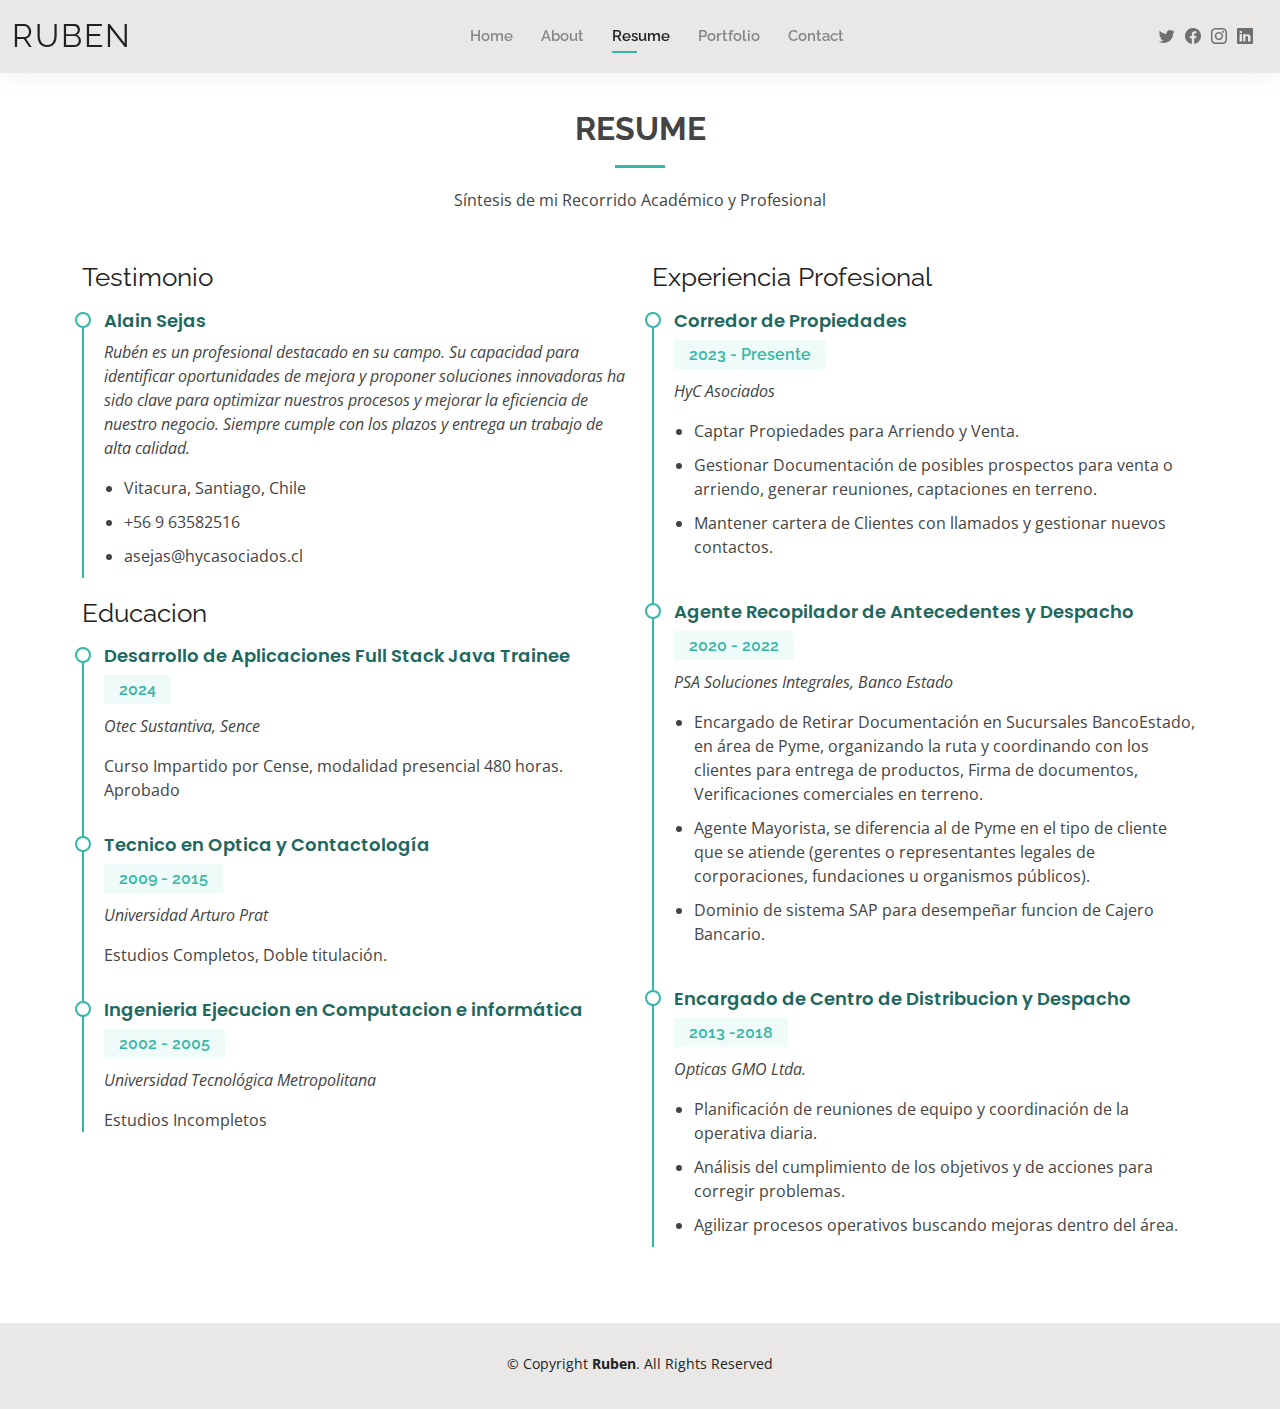
<file: resume.html>
<!DOCTYPE html>
<html lang="en">

<head>
  <meta charset="utf-8">
  <meta content="width=device-width, initial-scale=1.0" name="viewport">

  <title>Resume - Ruben Bootstrap Template</title>
  <meta content="" name="description">
  <meta content="" name="keywords">

  <!-- Favicons -->
  <link href="assets/img/favicon.png" rel="icon">
  <link href="assets/img/apple-touch-icon.png" rel="apple-touch-icon">

  <!-- Google Fonts -->
  <link href="https://fonts.googleapis.com/css?family=Open+Sans:300,300i,400,400i,600,600i,700,700i|Raleway:300,300i,400,400i,500,500i,600,600i,700,700i|Poppins:300,300i,400,400i,500,500i,600,600i,700,700i" rel="stylesheet">

  <!-- Vendor CSS Files -->
  <link href="assets/vendor/aos/aos.css" rel="stylesheet">
  <link href="assets/vendor/bootstrap/css/bootstrap.min.css" rel="stylesheet">
  <link href="assets/vendor/bootstrap-icons/bootstrap-icons.css" rel="stylesheet">
  <link href="assets/vendor/boxicons/css/boxicons.min.css" rel="stylesheet">
  <link href="assets/vendor/glightbox/css/glightbox.min.css" rel="stylesheet">
  <link href="assets/vendor/swiper/swiper-bundle.min.css" rel="stylesheet">

  <!-- Template Main CSS File -->
  <link href="assets/css/style.css" rel="stylesheet">

  <!-- =======================================================
  * Template Name: Ruben
  * Template URL: https://bootstrapmade.com/Ruben-free-bootstrap-cv-resume-html-template/
  * Updated: Mar 17 2024 with Bootstrap v5.3.3
  * Author: BootstrapMade.com
  * License: https://bootstrapmade.com/license/
  ======================================================== -->
</head>

<body>

  <!-- ======= Header ======= -->
  <header id="header" class="fixed-top">
    <div class="container-fluid d-flex justify-content-between align-items-center">

      <h1 class="logo me-auto me-lg-0"><a href="index.html">Ruben</a></h1>
      <!-- Uncomment below if you prefer to use an image logo -->
      <!-- <a href="index.html" class="logo"><img src="assets/img/logo.png" alt="" class="img-fluid"></a>-->

      <nav id="navbar" class="navbar order-last order-lg-0">
        <ul>
          <li><a href="index.html">Home</a></li>
          <li><a href="about.html">About</a></li>
          <li><a class="active" href="resume.html">Resume</a></li>
          <li><a href="portfolio.html">Portfolio</a></li>
          <li><a href="contact.html">Contact</a></li>
        </ul>
        <i class="bi bi-list mobile-nav-toggle"></i>
      </nav><!-- .navbar -->

      <div class="header-social-links">
        <a href="#" class="twitter"><i class="bi bi-twitter"></i></a>
        <a href="#" class="facebook"><i class="bi bi-facebook"></i></a>
        <a href="#" class="instagram"><i class="bi bi-instagram"></i></a>
        <a href="#" class="linkedin"><i class="bi bi-linkedin"></i></i></a>
      </div>

    </div>

  </header><!-- End Header -->

  <main id="main">

    <!-- ======= Resume Section ======= -->
    <section id="resume" class="resume">
      <div class="container" data-aos="fade-up">

        <div class="section-title">
          <h2>Resume</h2>
          <p>Síntesis de mi Recorrido Académico y Profesional</p>
        </div>

        <div class="row">
          <div class="col-lg-6">
            <h3 class="resume-title">Testimonio</h3>
            <div class="resume-item pb-0">
              <h4>Alain Sejas</h4>
              <p><em>Rubén es un profesional destacado en su campo. Su capacidad para identificar oportunidades de mejora y proponer soluciones innovadoras ha sido clave para optimizar nuestros procesos y mejorar la eficiencia de nuestro negocio. Siempre cumple con los plazos y entrega un trabajo de alta calidad.</em></p>
              <p>
              <ul>
                <li>Vitacura, Santiago, Chile</li>
                <li>+56 9 63582516</li>
                <li>asejas@hycasociados.cl</li>
              </ul>
              </p>
            </div>

            <h3 class="resume-title">Educacion</h3>
            <div class="resume-item">
              <h4>Desarrollo de Aplicaciones Full Stack Java Trainee</h4>
              <h5>2024</h5>
              <p><em>Otec Sustantiva, Sence</em></p>
              <p>Curso Impartido por Cense, modalidad presencial 480 horas. Aprobado</p>
            </div>
            <div class="resume-item">
              <h4>Tecnico en Optica y Contactología</h4>
              <h5>2009 - 2015</h5>
              <p><em>Universidad Arturo Prat</em></p>
              <p>Estudios Completos, Doble titulación.</p>
            </div>
            <div class="resume-item">
              <h4>Ingenieria Ejecucion en Computacion e informática</h4>
              <h5>2002 - 2005</h5>
              <p><em>Universidad Tecnológica Metropolitana</em></p>
              <p>Estudios Incompletos</p>
            </div>
          </div>
          <div class="col-lg-6">
            <h3 class="resume-title">Experiencia Profesional</h3>
            <div class="resume-item">
              <h4>Corredor de Propiedades</h4>
              <h5>2023 - Presente</h5>
              <p><em>HyC Asociados</em></p>
              <p>
              <ul>
                <li>Captar Propiedades para Arriendo y Venta.</li>
                <li>Gestionar Documentación de posibles prospectos para venta o arriendo, generar reuniones, captaciones en terreno. </li>
                <li>Mantener cartera de Clientes con llamados y gestionar nuevos contactos.</li>
              </ul>
              </p>
            </div>
            <div class="resume-item">
              <h4>Agente Recopilador de Antecedentes y Despacho</h4>
              <h5>2020 - 2022</h5>
              <p><em>PSA Soluciones Integrales, Banco Estado</em></p>
              <p>
              <ul>
                <li>Encargado de Retirar Documentación en Sucursales BancoEstado, en área de Pyme, organizando la ruta y coordinando con los clientes para entrega de productos, Firma de documentos, Verificaciones comerciales en terreno.</li>
                <li>Agente Mayorista, se diferencia al de Pyme en el tipo de cliente que se atiende (gerentes o representantes legales de corporaciones, fundaciones u organismos públicos).</li>
                <li>Dominio de sistema SAP para desempeñar funcion de Cajero Bancario.</li>
              </ul>
              </p>
            </div>
            <div class="resume-item">
              <h4>Encargado de Centro de Distribucion y Despacho</h4>
              <h5>2013 -2018</h5>
              <p><em>Opticas GMO Ltda.</em></p>
              <p>
              <ul>
                <li>Planificación de reuniones de equipo y coordinación de la operativa diaria.</li>
                <li>Análisis del cumplimiento de los objetivos y de acciones para corregir problemas.</li>
                <li>Agilizar procesos operativos buscando mejoras dentro del área.</li>
              </ul>
              </p>
            </div>
          </div>
        </div>

      </div>
    </section><!-- End Resume Section -->

  </main><!-- End #main -->

  <!-- ======= Footer ======= -->
  <footer id="footer">
    <div class="container">
      <div class="copyright">
        &copy; Copyright <strong><span>Ruben</span></strong>. All Rights Reserved
      </div>
      <div class="credits">
        <!-- All the links in the footer should remain intact. -->
        <!-- You can delete the links only if you purchased the pro version. -->
        <!-- Licensing information: https://bootstrapmade.com/license/ -->
        <!-- Purchase the pro version with working PHP/AJAX contact form: https://bootstrapmade.com/Ruben-free-bootstrap-cv-resume-html-template/ -->
      </div>
    </div>
  </footer><!-- End  Footer -->

  <div id="preloader"></div>
  <a href="#" class="back-to-top d-flex align-items-center justify-content-center"><i class="bi bi-arrow-up-short"></i></a>

  <!-- Vendor JS Files -->
  <script src="assets/vendor/purecounter/purecounter_vanilla.js"></script>
  <script src="assets/vendor/aos/aos.js"></script>
  <script src="assets/vendor/bootstrap/js/bootstrap.bundle.min.js"></script>
  <script src="assets/vendor/glightbox/js/glightbox.min.js"></script>
  <script src="assets/vendor/isotope-layout/isotope.pkgd.min.js"></script>
  <script src="assets/vendor/swiper/swiper-bundle.min.js"></script>
  <script src="assets/vendor/waypoints/noframework.waypoints.js"></script>
  <script src="assets/vendor/php-email-form/validate.js"></script>

  <!-- Template Main JS File -->
  <script src="assets/js/main.js"></script>

</body>

</html>
</file>
<file: assets/css/style.css>
/**
* Template Name: Kelly
* Template URL: https://bootstrapmade.com/kelly-free-bootstrap-cv-resume-html-template/
* Updated: Mar 17 2024 with Bootstrap v5.3.3
* Author: BootstrapMade.com
* License: https://bootstrapmade.com/license/
*/

/*--------------------------------------------------------------
# General
--------------------------------------------------------------*/
body {
  font-family: "Open Sans", sans-serif;
  color: #444444;
}

a {
  color: #34b7a7;
  text-decoration: none;
}

a:hover {
  color: #51cdbe;
  text-decoration: none;
}

h1,
h2,
h3,
h4,
h5,
h6 {
  font-family: "Raleway", sans-serif;
}

#main {
  margin-top: 50px;
}

@media (max-width: 992px) {
  #main {
    margin-top: 30px;
  }
}

/*--------------------------------------------------------------
# Preloader
--------------------------------------------------------------*/
#preloader {
  position: fixed;
  top: 0;
  left: 0;
  right: 0;
  bottom: 0;
  z-index: 9999;
  overflow: hidden;
  background: #fff;
}

#preloader:before {
  content: "";
  position: fixed;
  top: calc(50% - 30px);
  left: calc(50% - 30px);
  border: 6px solid #34b7a7;
  border-top-color: #dcf5f2;
  border-radius: 50%;
  width: 60px;
  height: 60px;
  animation: animate-preloader 1s linear infinite;
}

@keyframes animate-preloader {
  0% {
    transform: rotate(0deg);
  }

  100% {
    transform: rotate(360deg);
  }
}

/*--------------------------------------------------------------
# Back to top button
--------------------------------------------------------------*/
.back-to-top {
  position: fixed;
  visibility: hidden;
  opacity: 0;
  right: 15px;
  bottom: 15px;
  z-index: 996;
  background: #34b7a7;
  width: 40px;
  height: 40px;
  border-radius: 50px;
  transition: all 0.4s;
}

.back-to-top i {
  font-size: 24px;
  color: #fff;
  line-height: 0;
}

.back-to-top:hover {
  background: #49cbbb;
  color: #fff;
}

.back-to-top.active {
  visibility: visible;
  opacity: 1;
}

/*--------------------------------------------------------------
# Header
--------------------------------------------------------------*/
#header {
  background: #e9e8e6;
  box-shadow: 0px 0px 25px 0 rgba(0, 0, 0, 0.08);
  z-index: 997;
  padding: 15px 0;
}

#header .logo {
  font-size: 32px;
  margin: 0;
  padding: 0;
  line-height: 1;
  font-weight: 400;
  letter-spacing: 2px;
  text-transform: uppercase;
}

#header .logo a {
  color: #222222;
}

#header .logo img {
  max-height: 40px;
}

@media (max-width: 992px) {
  #header .logo {
    font-size: 28px;
  }
}

/*--------------------------------------------------------------
# Header Social Links
--------------------------------------------------------------*/
.header-social-links {
  padding-right: 15px;
}

.header-social-links a {
  color: #6f6f6f;
  padding-left: 6px;
  display: inline-block;
  line-height: 0px;
  transition: 0.3s;
  font-size: 16px;
}

.header-social-links a:hover {
  color: #34b7a7;
}

/*--------------------------------------------------------------
# Navigation Menu
--------------------------------------------------------------*/
/**
* Desktop Navigation 
*/
.navbar {
  padding: 0;
}

.navbar ul {
  margin: 0;
  padding: 0;
  display: flex;
  list-style: none;
  align-items: center;
}

.navbar li {
  position: relative;
  padding: 10px 0 10px 28px;
}

.navbar a,
.navbar a:focus {
  display: flex;
  align-items: center;
  justify-content: space-between;
  font-family: "Raleway", sans-serif;
  font-size: 15px;
  font-weight: 600;
  color: #888888;
  white-space: nowrap;
  transition: 0.3s;
  position: relative;
}

.navbar a i,
.navbar a:focus i {
  font-size: 12px;
  line-height: 0;
  margin-left: 5px;
}

.navbar>ul>li>a:before {
  content: "";
  position: absolute;
  width: 0;
  height: 2px;
  bottom: -5px;
  left: 0;
  background-color: #34b7a7;
  visibility: hidden;
  width: 0px;
  transition: all 0.3s ease-in-out 0s;
}

.navbar a:hover:before,
.navbar li:hover>a:before,
.navbar .active:before {
  visibility: visible;
  width: 25px;
}

.navbar a:hover,
.navbar .active,
.navbar .active:focus,
.navbar li:hover>a {
  color: #222222;
}

.navbar .dropdown ul {
  display: block;
  position: absolute;
  left: 14px;
  top: calc(100% + 30px);
  margin: 0;
  padding: 10px 0;
  z-index: 99;
  opacity: 0;
  visibility: hidden;
  background: #fff;
  box-shadow: 0px 0px 30px rgba(127, 137, 161, 0.25);
  transition: 0.3s;
  border-radius: 4px;
}

.navbar .dropdown ul li {
  min-width: 200px;
  padding: 0;
}

.navbar .dropdown ul a {
  padding: 10px 20px;
  font-size: 15px;
  text-transform: none;
  font-weight: 600;
}

.navbar .dropdown ul a i {
  font-size: 12px;
}

.navbar .dropdown ul a:hover,
.navbar .dropdown ul .active:hover,
.navbar .dropdown ul li:hover>a {
  color: #34b7a7;
}

.navbar .dropdown:hover>ul {
  opacity: 1;
  top: 100%;
  visibility: visible;
}

.navbar .dropdown .dropdown ul {
  top: 0;
  left: calc(100% - 30px);
  visibility: hidden;
}

.navbar .dropdown .dropdown:hover>ul {
  opacity: 1;
  top: 0;
  left: 100%;
  visibility: visible;
}

@media (max-width: 1366px) {
  .navbar .dropdown .dropdown ul {
    left: -90%;
  }

  .navbar .dropdown .dropdown:hover>ul {
    left: -100%;
  }
}

/**
* Mobile Navigation 
*/
.mobile-nav-toggle {
  color: #222222;
  font-size: 28px;
  cursor: pointer;
  display: none;
  line-height: 0;
  transition: 0.5s;
}

.mobile-nav-toggle.bi-x {
  color: #fff;
}

@media (max-width: 991px) {
  .mobile-nav-toggle {
    display: block;
  }

  .navbar ul {
    display: none;
  }
}

.navbar-mobile {
  position: fixed;
  overflow: hidden;
  top: 0;
  right: 0;
  left: 0;
  bottom: 0;
  background: rgba(9, 9, 9, 0.9);
  transition: 0.3s;
  z-index: 999;
}

.navbar-mobile .mobile-nav-toggle {
  position: absolute;
  top: 15px;
  right: 15px;
}

.navbar-mobile ul {
  display: block;
  position: absolute;
  top: 55px;
  right: 15px;
  bottom: 15px;
  left: 15px;
  padding: 10px 0;
  border-radius: 10px;
  background-color: #fff;
  overflow-y: auto;
  transition: 0.3s;
}

.navbar-mobile a,
.navbar-mobile a:focus {
  font-size: 15px;
  padding-right: 15px;
  color: #222222;
}

.navbar-mobile a:hover,
.navbar-mobile .active,
.navbar-mobile li:hover>a {
  color: #34b7a7;
}

.navbar-mobile .getstarted,
.navbar-mobile .getstarted:focus {
  margin: 15px;
}

.navbar-mobile .dropdown ul {
  position: static;
  display: none;
  margin: 10px 20px;
  padding: 10px 0;
  z-index: 99;
  opacity: 1;
  visibility: visible;
  background: #fff;
  box-shadow: 0px 0px 30px rgba(127, 137, 161, 0.25);
}

.navbar-mobile .dropdown ul li {
  min-width: 200px;
}

.navbar-mobile .dropdown ul a {
  padding: 10px 20px;
}

.navbar-mobile .dropdown ul a i {
  font-size: 12px;
}

.navbar-mobile .dropdown ul a:hover,
.navbar-mobile .dropdown ul .active:hover,
.navbar-mobile .dropdown ul li:hover>a {
  color: #34b7a7;
}

.navbar-mobile .dropdown>.dropdown-active {
  display: block;
}

/*--------------------------------------------------------------
# Hero Section
--------------------------------------------------------------*/
#hero {
  width: 100%;
  height: 100vh;
  background: url("../img/Imagen\ Moto\ Harley.jpg") top right;
  background-size: cover;
}

#hero .container {
  padding-top: 70px;
  position: relative;
}

@media (max-width: 992px) {
  #hero .container {
    padding-top: 58px;
  }
}

#hero h1 {
  margin: 0;
  font-size: 48px;
  font-weight: 700;
  line-height: 56px;
  color: #222222;
}

#hero h2 {
  color: #6f6f6f;
  margin: 10px 0 0 0;
  font-size: 22px;
}

#hero .btn-about {
  font-family: "Raleway", sans-serif;
  text-transform: uppercase;
  font-weight: 600;
  font-size: 12px;
  letter-spacing: 1px;
  display: inline-block;
  padding: 12px 40px;
  border-radius: 50px;
  transition: 0.5s;
  margin-top: 30px;
  color: #fff;
  background: #34b7a7;
}

#hero .btn-about:hover {
  background: #3dc8b7;
}

@media (min-width: 1024px) {
  #hero {
    background-attachment: fixed;
  }
}

@media (max-width: 992px) {
  #hero:before {
    content: "";
    background: rgba(255, 255, 255, 0.8);
    position: absolute;
    bottom: 0;
    top: 0;
    left: 0;
    right: 0;
  }

  #hero h1 {
    font-size: 28px;
    line-height: 36px;
  }

  #hero h2 {
    font-size: 18px;
    line-height: 24px;
  }
}

/*--------------------------------------------------------------
# Sections General
--------------------------------------------------------------*/
section {
  padding: 60px 0;
}

.section-bg {
  background-color: #e7f8f6;
}

.section-title {
  text-align: center;
  padding-bottom: 30px;
}

.section-title h2 {
  font-size: 32px;
  font-weight: bold;
  text-transform: uppercase;
  margin-bottom: 20px;
  padding-bottom: 20px;
  position: relative;
}

.section-title h2::after {
  content: "";
  position: absolute;
  display: block;
  width: 50px;
  height: 3px;
  background: #34b7a7;
  bottom: 0;
  left: calc(50% - 25px);
}

.section-title p {
  margin-bottom: 0;
}

/*--------------------------------------------------------------
# Cta
--------------------------------------------------------------*/
.cta {
  background: linear-gradient(rgba(0, 0, 0, 0.6), rgba(0, 0, 0, 0.6)), url("../img/bg-1.jpg") fixed center center;
  background-size: cover;
  padding: 80px 0;
}

.cta h3 {
  color: #fff;
  font-size: 28px;
  font-weight: 700;
}

.cta p {
  color: #fff;
}

.cta .cta-btn {
  font-family: "Raleway", sans-serif;
  text-transform: uppercase;
  font-weight: 500;
  font-size: 16px;
  letter-spacing: 1px;
  display: inline-block;
  padding: 8px 20px;
  border-radius: 2px;
  transition: 0.5s;
  margin: 10px;
  border: 2px solid #fff;
  color: #fff;
}

.cta .cta-btn:hover {
  background: #34b7a7;
  border: 2px solid #34b7a7;
}

@media (max-width: 1024px) {
  .cta {
    background-attachment: scroll;
  }
}

@media (min-width: 769px) {
  .cta .cta-btn-container {
    display: flex;
    align-items: center;
    justify-content: flex-end;
  }
}

/*--------------------------------------------------------------
# About
--------------------------------------------------------------*/
.about .content h3 {
  font-weight: 700;
  font-size: 26px;
  color: #555555;
}

.about .content ul {
  list-style: none;
  padding: 0;
}

.about .content ul li {
  padding-bottom: 10px;
}

.about .content ul i {
  font-size: 20px;
  padding-right: 2px;
  color: #34b7a7;
}

.about .content p:last-child {
  margin-bottom: 0;
}

/*--------------------------------------------------------------
# Skills
--------------------------------------------------------------*/
.skills .progress {
  height: 60px;
  display: block;
  background: none;
  border-radius: 0;
}

.skills .progress .skill {
  padding: 10px 0;
  margin: 0 0 6px 0;
  text-transform: uppercase;
  display: block;
  font-weight: 600;
  font-family: "Poppins", sans-serif;
  color: #222222;
}

.skills .progress .skill .val {
  float: right;
  font-style: normal;
}

.skills .progress-bar-wrap {
  background: #f3f3f3;
}

.skills .progress-bar {
  width: 1px;
  height: 10px;
  transition: 0.9s;
  background-color: #34b7a7;
}

/*--------------------------------------------------------------
# Facts
--------------------------------------------------------------*/
.facts .counters span {
  font-size: 48px;
  display: block;
  color: #34b7a7;
}

.facts .counters p {
  padding: 0;
  margin: 0 0 20px 0;
  font-family: "Raleway", sans-serif;
  font-size: 14px;
}

/*--------------------------------------------------------------
# Testimonials
--------------------------------------------------------------*/
.testimonials .section-header {
  margin-bottom: 40px;
}

.testimonials .testimonials-carousel,
.testimonials .testimonials-slider {
  overflow: hidden;
}

.testimonials .testimonial-item {
  text-align: center;
}

.testimonials .testimonial-item .testimonial-img {
  width: 120px;
  border-radius: 50%;
  border: 4px solid #fff;
  margin: 0 auto;
}

.testimonials .testimonial-item h3 {
  font-size: 20px;
  font-weight: bold;
  margin: 10px 0 5px 0;
  color: #111;
}

.testimonials .testimonial-item h4 {
  font-size: 14px;
  color: #999;
  margin: 0 0 15px 0;
}

.testimonials .testimonial-item .quote-icon-left,
.testimonials .testimonial-item .quote-icon-right {
  color: #c8efea;
  font-size: 26px;
}

.testimonials .testimonial-item .quote-icon-left {
  display: inline-block;
  left: -5px;
  position: relative;
}

.testimonials .testimonial-item .quote-icon-right {
  display: inline-block;
  right: -5px;
  position: relative;
  top: 10px;
}

.testimonials .testimonial-item p {
  font-style: italic;
  margin: 0 auto 15px auto;
}

@media (min-width: 992px) {
  .testimonials .testimonial-item p {
    width: 80%;
  }
}

.testimonials .swiper-pagination {
  margin-top: 20px;
  position: relative;
}

.testimonials .swiper-pagination .swiper-pagination-bullet {
  width: 12px;
  height: 12px;
  background-color: #fff;
  opacity: 1;
  border: 1px solid #34b7a7;
}

.testimonials .swiper-pagination .swiper-pagination-bullet-active {
  background-color: #34b7a7;
}

/*--------------------------------------------------------------
# Resume
--------------------------------------------------------------*/
.resume .resume-title {
  font-size: 26px;
  font-weight: 400;
  margin-top: 20px;
  margin-bottom: 20px;
  color: #222222;
}

.resume .resume-item {
  padding: 0 0 20px 20px;
  margin-top: -2px;
  border-left: 2px solid #34b7a7;
  position: relative;
}

.resume .resume-item h4 {
  line-height: 18px;
  font-size: 18px;
  font-weight: 600;
  font-family: "Poppins", sans-serif;
  color: #1d685f;
  margin-bottom: 10px;
}

.resume .resume-item h5 {
  font-size: 16px;
  background: #effbf9;
  padding: 5px 15px;
  display: inline-block;
  font-weight: 600;
  margin-bottom: 10px;
  color: #34b7a7;
}

.resume .resume-item ul {
  padding-left: 20px;
}

.resume .resume-item ul li {
  padding-bottom: 10px;
}

.resume .resume-item:last-child {
  padding-bottom: 0;
}

.resume .resume-item::before {
  content: "";
  position: absolute;
  width: 16px;
  height: 16px;
  border-radius: 50px;
  left: -9px;
  top: 0;
  background: #fff;
  border: 2px solid #34b7a7;
}

/*--------------------------------------------------------------
# Services
--------------------------------------------------------------*/
.services .icon-box {
  text-align: center;
  padding: 70px 20px 80px 20px;
  transition: all ease-in-out 0.3s;
  background: #fff;
  box-shadow: 0px 0 35px 0 rgba(0, 0, 0, 0.08);
}

.services .icon-box .icon {
  margin: 0 auto;
  width: 100px;
  height: 100px;
  display: flex;
  align-items: center;
  justify-content: center;
  transition: ease-in-out 0.3s;
  position: relative;
}

.services .icon-box .icon i {
  font-size: 36px;
  transition: 0.5s;
  position: relative;
}

.services .icon-box .icon svg {
  position: absolute;
  top: 0;
  left: 0;
}

.services .icon-box .icon svg path {
  transition: 0.5s;
  fill: #f5f5f5;
}

.services .icon-box h4 {
  font-weight: 600;
  margin: 10px 0 15px 0;
  font-size: 22px;
}

.services .icon-box h4 a {
  color: #222222;
  transition: ease-in-out 0.3s;
}

.services .icon-box p {
  line-height: 24px;
  font-size: 14px;
  margin-bottom: 0;
}

.services .iconbox-blue i {
  color: #47aeff;
}

.services .iconbox-blue:hover .icon i {
  color: #fff;
}

.services .iconbox-blue:hover .icon path {
  fill: #47aeff;
}

.services .iconbox-orange i {
  color: #ffa76e;
}

.services .iconbox-orange:hover .icon i {
  color: #fff;
}

.services .iconbox-orange:hover .icon path {
  fill: #ffa76e;
}

.services .iconbox-pink i {
  color: #e80368;
}

.services .iconbox-pink:hover .icon i {
  color: #fff;
}

.services .iconbox-pink:hover .icon path {
  fill: #e80368;
}

.services .iconbox-yellow i {
  color: #ffbb2c;
}

.services .iconbox-yellow:hover .icon i {
  color: #fff;
}

.services .iconbox-yellow:hover .icon path {
  fill: #ffbb2c;
}

.services .iconbox-red i {
  color: #ff5828;
}

.services .iconbox-red:hover .icon i {
  color: #fff;
}

.services .iconbox-red:hover .icon path {
  fill: #ff5828;
}

.services .iconbox-teal i {
  color: #11dbcf;
}

.services .iconbox-teal:hover .icon i {
  color: #fff;
}

.services .iconbox-teal:hover .icon path {
  fill: #11dbcf;
}

/*--------------------------------------------------------------
# Portfolio
--------------------------------------------------------------*/
.portfolio .portfolio-item {
  margin-bottom: 30px;
}

.portfolio #portfolio-flters {
  padding: 0;
  margin: 0 auto 20px auto;
  list-style: none;
  text-align: center;
}

.portfolio #portfolio-flters li {
  cursor: pointer;
  display: inline-block;
  padding: 8px 16px 10px 16px;
  font-size: 13px;
  font-weight: 500;
  line-height: 1;
  text-transform: uppercase;
  color: #444444;
  margin-bottom: 5px;
  transition: all 0.3s ease-in-out;
  border-radius: 50px;
}

.portfolio #portfolio-flters li:hover,
.portfolio #portfolio-flters li.filter-active {
  color: #fff;
  background: #34b7a7;
}

.portfolio #portfolio-flters li:last-child {
  margin-right: 0;
}

.portfolio .portfolio-wrap {
  transition: 0.3s;
  position: relative;
  overflow: hidden;
  z-index: 1;
  background: rgba(34, 34, 34, 0.6);
}

.portfolio .portfolio-wrap::before {
  content: "";
  background: rgba(34, 34, 34, 0.6);
  position: absolute;
  left: 0;
  right: 0;
  top: 0;
  bottom: 0;
  transition: all ease-in-out 0.3s;
  z-index: 2;
  opacity: 0;
}

.portfolio .portfolio-wrap img {
  transition: all ease-in-out 0.3s;
}

.portfolio .portfolio-wrap .portfolio-info {
  opacity: 0;
  position: absolute;
  top: 0;
  left: 0;
  right: 0;
  bottom: 0;
  z-index: 3;
  transition: all ease-in-out 0.3s;
  display: flex;
  flex-direction: column;
  justify-content: flex-end;
  align-items: flex-start;
  padding: 20px;
}

.portfolio .portfolio-wrap .portfolio-info h4 {
  font-size: 20px;
  color: #fff;
  font-weight: 600;
}

.portfolio .portfolio-wrap .portfolio-info p {
  color: rgba(255, 255, 255, 0.7);
  font-size: 14px;
  text-transform: uppercase;
  padding: 0;
  margin: 0;
  font-style: italic;
}

.portfolio .portfolio-wrap .portfolio-links {
  text-align: center;
  z-index: 4;
}

.portfolio .portfolio-wrap .portfolio-links a {
  color: #fff;
  margin: 0 5px 0 0;
  font-size: 28px;
  display: inline-block;
  transition: 0.3s;
}

.portfolio .portfolio-wrap .portfolio-links a:hover {
  color: #78d9cd;
}

.portfolio .portfolio-wrap:hover::before {
  opacity: 1;
}

.portfolio .portfolio-wrap:hover img {
  transform: scale(1.2);
}

.portfolio .portfolio-wrap:hover .portfolio-info {
  opacity: 1;
}

/*--------------------------------------------------------------
# Portfolio Details
--------------------------------------------------------------*/
.portfolio-details {
  padding-top: 0;
}

.portfolio-details .portfolio-details-slider img {
  width: 100%;
}

.portfolio-details .portfolio-details-slider .swiper-pagination {
  margin-top: 20px;
  position: relative;
}

.portfolio-details .portfolio-details-slider .swiper-pagination .swiper-pagination-bullet {
  width: 12px;
  height: 12px;
  background-color: #fff;
  opacity: 1;
  border: 1px solid #34b7a7;
}

.portfolio-details .portfolio-details-slider .swiper-pagination .swiper-pagination-bullet-active {
  background-color: #34b7a7;
}

.portfolio-details .portfolio-info {
  padding: 30px;
  box-shadow: 0px 0 30px rgba(34, 34, 34, 0.08);
}

.portfolio-details .portfolio-info h3 {
  font-size: 22px;
  font-weight: 700;
  margin-bottom: 20px;
  padding-bottom: 20px;
  border-bottom: 1px solid #eee;
}

.portfolio-details .portfolio-info ul {
  list-style: none;
  padding: 0;
  font-size: 15px;
}

.portfolio-details .portfolio-info ul li+li {
  margin-top: 10px;
}

.portfolio-details .portfolio-description {
  padding-top: 30px;
}

.portfolio-details .portfolio-description h2 {
  font-size: 26px;
  font-weight: 700;
  margin-bottom: 20px;
}

.portfolio-details .portfolio-description p {
  padding: 0;
}

/*--------------------------------------------------------------
# Contact
--------------------------------------------------------------*/
.contact .info {
  width: 100%;
  background: #fff;
}

.contact .info i {
  font-size: 20px;
  color: #34b7a7;
  float: left;
  width: 44px;
  height: 44px;
  background: #effbf9;
  display: flex;
  justify-content: center;
  align-items: center;
  border-radius: 50px;
  transition: all 0.3s ease-in-out;
}

.contact .info h4 {
  padding: 0 0 0 60px;
  font-size: 22px;
  font-weight: 600;
  margin-bottom: 5px;
  color: #222222;
}

.contact .info p {
  padding: 0 0 0 60px;
  margin-bottom: 0;
  font-size: 14px;
  color: #555555;
}

.contact .info .email,
.contact .info .phone {
  margin-top: 40px;
}

.contact .info .email:hover i,
.contact .info .address:hover i,
.contact .info .phone:hover i {
  background: #34b7a7;
  color: #fff;
}

.contact .php-email-form {
  width: 100%;
  background: #fff;
}

.contact .php-email-form .form-group {
  padding-bottom: 8px;
}

.contact .php-email-form .error-message {
  display: none;
  color: #fff;
  background: #ed3c0d;
  text-align: center;
  padding: 15px;
  font-weight: 600;
}

.contact .php-email-form .sent-message {
  display: none;
  color: #fff;
  background: #18d26e;
  text-align: center;
  padding: 15px;
  font-weight: 600;
}

.contact .php-email-form .loading {
  display: none;
  background: #fff;
  text-align: center;
  padding: 15px;
}

.contact .php-email-form .loading:before {
  content: "";
  display: inline-block;
  border-radius: 50%;
  width: 24px;
  height: 24px;
  margin: 0 10px -6px 0;
  border: 3px solid #18d26e;
  border-top-color: #eee;
  animation: animate-loading 1s linear infinite;
}

.contact .php-email-form input,
.contact .php-email-form textarea {
  border-radius: 4px;
  box-shadow: none;
  font-size: 14px;
}

.contact .php-email-form input:focus,
.contact .php-email-form textarea:focus {
  border-color: #34b7a7;
}

.contact .php-email-form input {
  height: 44px;
}

.contact .php-email-form textarea {
  padding: 10px 12px;
}

.contact .php-email-form button[type=submit] {
  background: #34b7a7;
  border: 0;
  padding: 10px 30px 12px 30px;
  color: #fff;
  transition: 0.4s;
  border-radius: 50px;
}

.contact .php-email-form button[type=submit]:hover {
  background: #3dc8b7;
}

@keyframes animate-loading {
  0% {
    transform: rotate(0deg);
  }

  100% {
    transform: rotate(360deg);
  }
}

/*--------------------------------------------------------------
# Footer
--------------------------------------------------------------*/
#footer {
  background: #e9e8e6;
  padding: 30px 0;
  color: #222222;
  font-size: 14px;
  text-align: center;
}

#footer .credits {
  padding-top: 5px;
  font-size: 13px;
}

#footer .credits a {
  color: #34b7a7;
}
</file>
